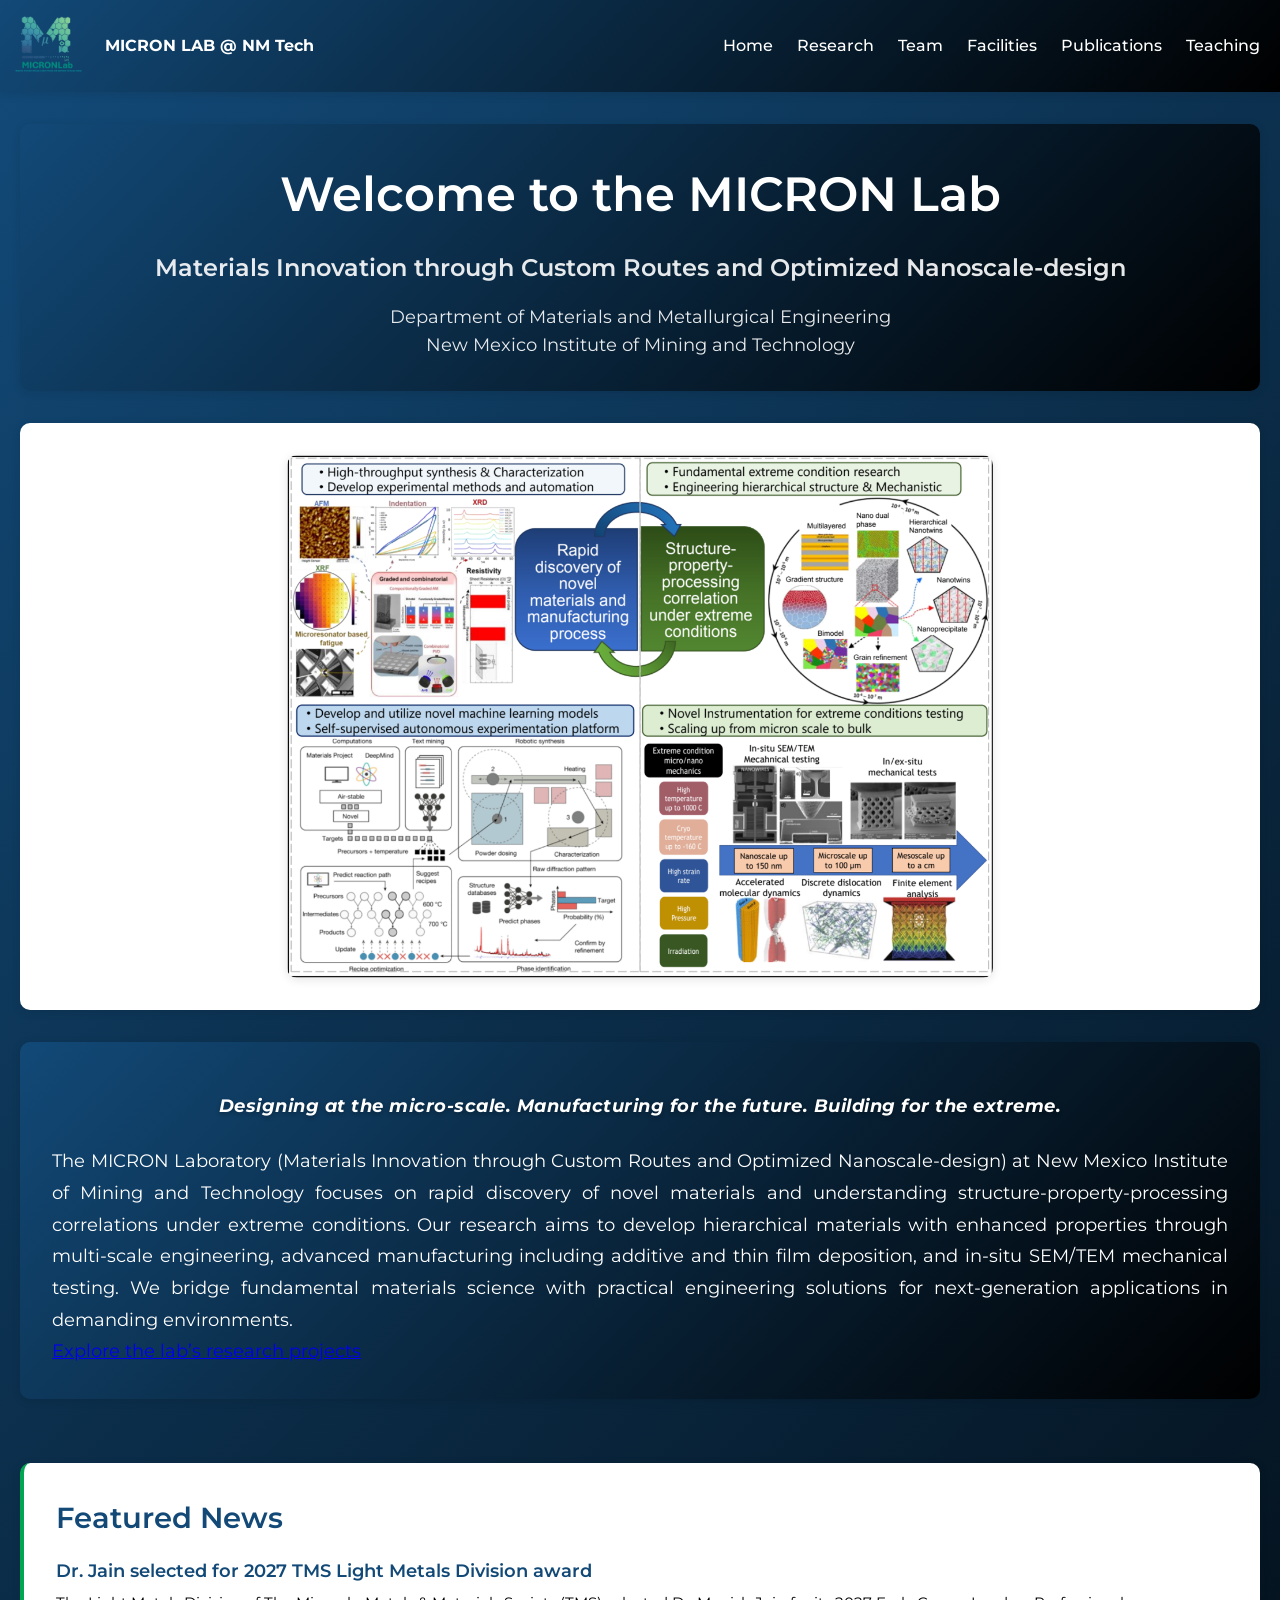
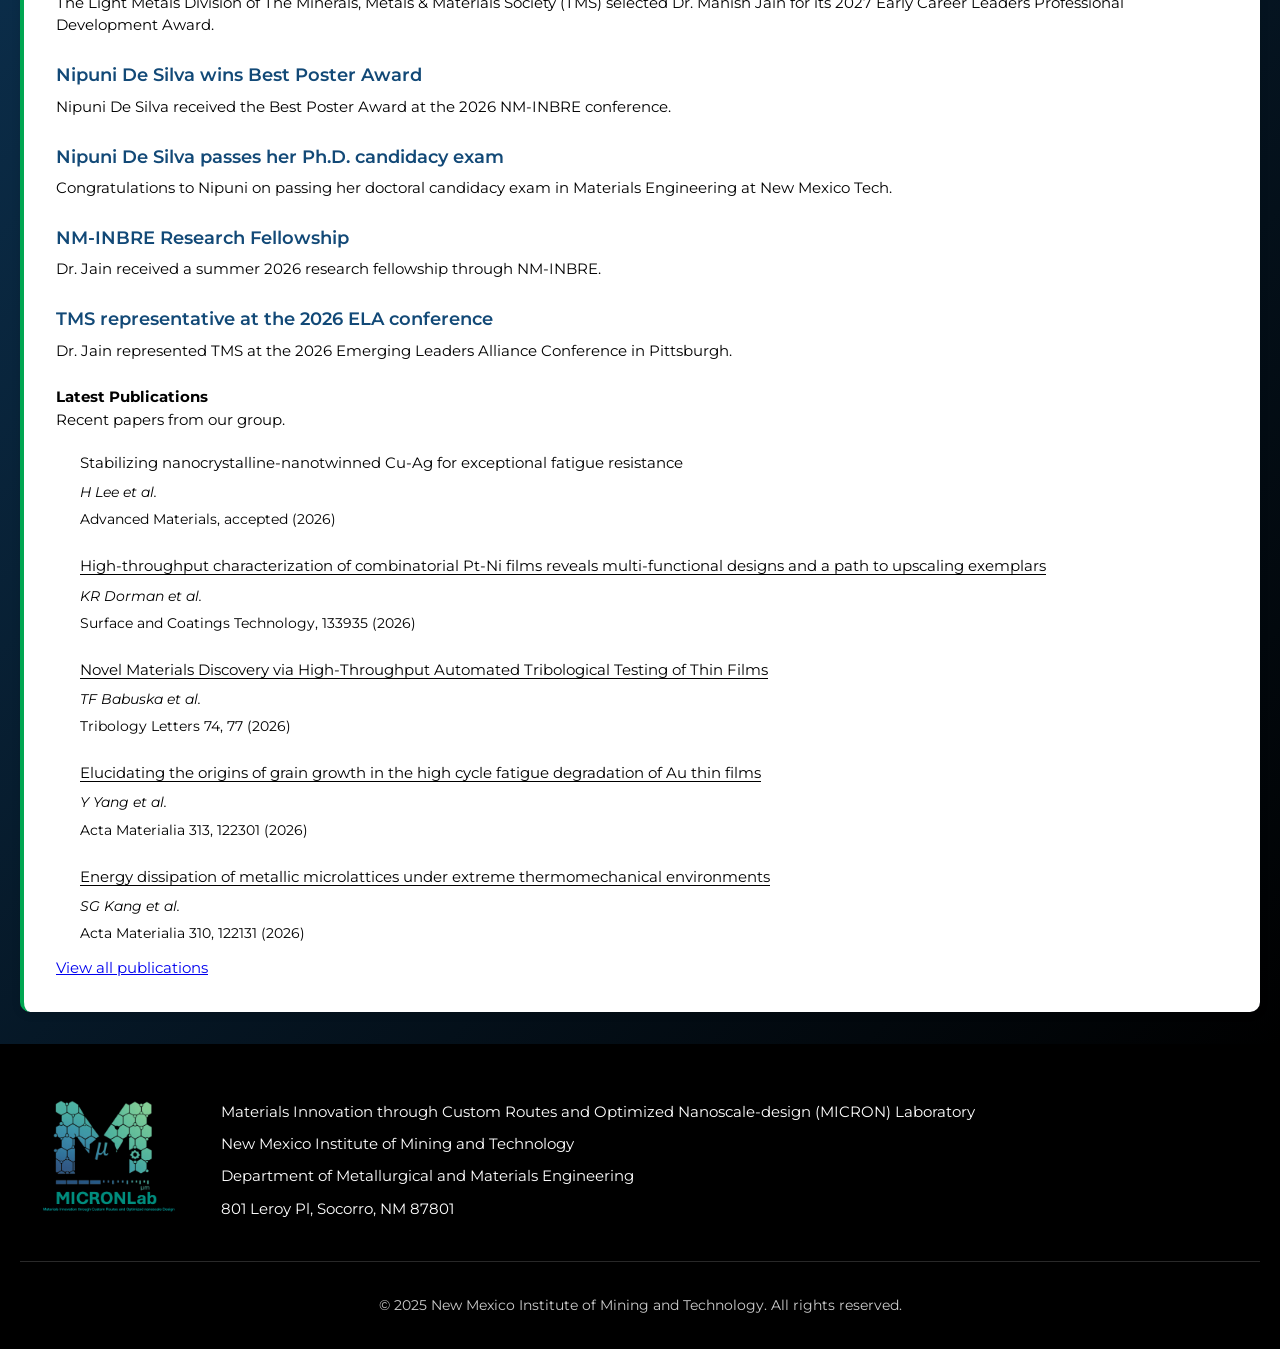
<file: index.html>
<!DOCTYPE html>
<html lang="en">
<head>
    <meta charset="UTF-8">
    <meta name="viewport" content="width=device-width, initial-scale=1.0">
    <title>Dr. Jain's Laboratory - Home - New Mexico Tech</title>
    <link rel="preconnect" href="https://fonts.googleapis.com">
    <link rel="preconnect" href="https://fonts.gstatic.com" crossorigin>
    <link href="https://fonts.googleapis.com/css2?family=Montserrat:wght@400;500;600;700&family=Roboto:wght@400;500;700&display=swap" rel="stylesheet">
    <link rel="stylesheet" href="styles.css">
</head>
<body>
    <header>
        <nav class="navbar">
            <div class="container">
                <div class="nav-brand">
                    <img src="lab logo 14.png" alt="MICRON Lab" class="nav-logo">
                    <h1>MICRON LAB @ NM Tech</h1>
                </div>
                <ul class="nav-menu">
                    <li><a href="index.html">Home</a></li>
                    <li><a href="research.html">Research</a></li>
                    <li><a href="team.html">Team</a></li>
                    <li><a href="facilities.html">Facilities</a></li>
                    <li><a href="publications.html">Publications</a></li>
                    <li><a href="teaching.html">Teaching</a></li>
                </ul>
            </div>
        </nav>
    </header>

    <main>
        <section id="home" class="hero">
            <div class="container">
                <div class="hero-content">
                    <div class="lab-intro">
                        <div class="logo-title-container">
                            <h2>Welcome to the MICRON Lab</h2>
                        </div>
                        <p class="lab-subtitle">Materials Innovation through Custom Routes and Optimized Nanoscale-design</p>
                        <p class="lab-location">Department of Materials and Metallurgical Engineering<br>New Mexico Institute of Mining and Technology</p>
                    </div>
                    <div class="homepage-image">
                        <img src="research.png" alt="Research Framework: Rapid discovery of novel materials and structure-property-processing correlation under extreme conditions" class="homepage-img">
                    </div>
                    <div class="bio-section">
                        <p class="lab-tagline">Designing at the micro-scale. Manufacturing for the future. Building for the extreme.</p>
                        <p id="bio-text">The MICRON Laboratory (Materials Innovation through Custom Routes and Optimized Nanoscale-design) at New Mexico Institute of Mining and Technology focuses on rapid discovery of novel materials and understanding structure-property-processing correlations under extreme conditions. Our research aims to develop hierarchical materials with enhanced properties through multi-scale engineering, advanced manufacturing including additive and thin film deposition, and in-situ SEM/TEM mechanical testing. We bridge fundamental materials science with practical engineering solutions for next-generation applications in demanding environments.</p>
                        <p><a href="research.html#projects">Explore the lab’s research projects</a></p>
                    </div>
                    <div class="featured-news-section">
                        <h3>Featured News</h3>
                        <div class="news-item">
                            <h3>Dr. Jain selected for 2027 TMS Light Metals Division award</h3>
                            <p>The Light Metals Division of The Minerals, Metals &amp; Materials Society (TMS) selected Dr. Manish Jain for its 2027 Early Career Leaders Professional Development Award.</p>
                        </div>
                        <div class="news-item">
                            <h3>Nipuni De Silva wins Best Poster Award</h3>
                            <p>Nipuni De Silva received the Best Poster Award at the 2026 NM-INBRE conference.</p>
                        </div>
                        <div class="news-item">
                            <h3>Nipuni De Silva passes her Ph.D. candidacy exam</h3>
                            <p>Congratulations to Nipuni on passing her doctoral candidacy exam in Materials Engineering at New Mexico Tech.</p>
                        </div>
                        <div class="news-item">
                            <h3>NM-INBRE Research Fellowship</h3>
                            <p>Dr. Jain received a summer 2026 research fellowship through NM-INBRE.</p>
                        </div>
                        <div class="news-item">
                            <h3>TMS representative at the 2026 ELA conference</h3>
                            <p>Dr. Jain represented TMS at the 2026 Emerging Leaders Alliance Conference in Pittsburgh.</p>
                        </div>
                        <div class="news-item">
                            <p class="news-text"><strong>Latest Publications</strong></p>
                            <p class="news-intro">Recent papers from our group.</p>
                            <ul class="news-list">
                                <li class="news-item">
                                    <strong>Stabilizing nanocrystalline-nanotwinned Cu-Ag for exceptional fatigue resistance</strong>
                                    <span class="news-authors">H Lee et al.</span>
                                    <span class="news-journal">Advanced Materials, accepted (2026)</span>
                                </li>
                                <li class="news-item">
                                    <strong><a href="https://doi.org/10.1016/j.surfcoat.2026.133935">High-throughput characterization of combinatorial Pt-Ni films reveals multi-functional designs and a path to upscaling exemplars</a></strong>
                                    <span class="news-authors">KR Dorman et al.</span>
                                    <span class="news-journal">Surface and Coatings Technology, 133935 (2026)</span>
                                </li>
                                <li class="news-item">
                                    <strong><a href="https://doi.org/10.1007/s11249-026-02171-8">Novel Materials Discovery via High-Throughput Automated Tribological Testing of Thin Films</a></strong>
                                    <span class="news-authors">TF Babuska et al.</span>
                                    <span class="news-journal">Tribology Letters 74, 77 (2026)</span>
                                </li>
                                <li class="news-item">
                                    <strong><a href="https://doi.org/10.1016/j.actamat.2026.122301">Elucidating the origins of grain growth in the high cycle fatigue degradation of Au thin films</a></strong>
                                    <span class="news-authors">Y Yang et al.</span>
                                    <span class="news-journal">Acta Materialia 313, 122301 (2026)</span>
                                </li>
                                <li class="news-item">
                                    <strong><a href="https://doi.org/10.1016/j.actamat.2026.122131">Energy dissipation of metallic microlattices under extreme thermomechanical environments</a></strong>
                                    <span class="news-authors">SG Kang et al.</span>
                                    <span class="news-journal">Acta Materialia 310, 122131 (2026)</span>
                                </li>
                            </ul>
                            <p><a href="publications.html">View all publications</a></p>
                        </div>
                    </div>
                </div>
            </div>
        </section>
    </main>

    <footer>
        <div class="container">
            <div class="footer-content">
                <img src="lab logo 14.png" alt="MICRON Lab" class="footer-logo">
                <div class="footer-address">
                    <p>Materials Innovation through Custom Routes and Optimized Nanoscale-design (MICRON) Laboratory</p>
                    <p>New Mexico Institute of Mining and Technology</p>
                    <p>Department of Metallurgical and Materials Engineering</p>
                    <p>801 Leroy Pl, Socorro, NM 87801</p>
                </div>
            </div>
            <p class="footer-copyright">&copy; 2025 New Mexico Institute of Mining and Technology. All rights reserved.</p>
        </div>
    </footer>

    <script src="script.js"></script>
</body>
</html>
</file>
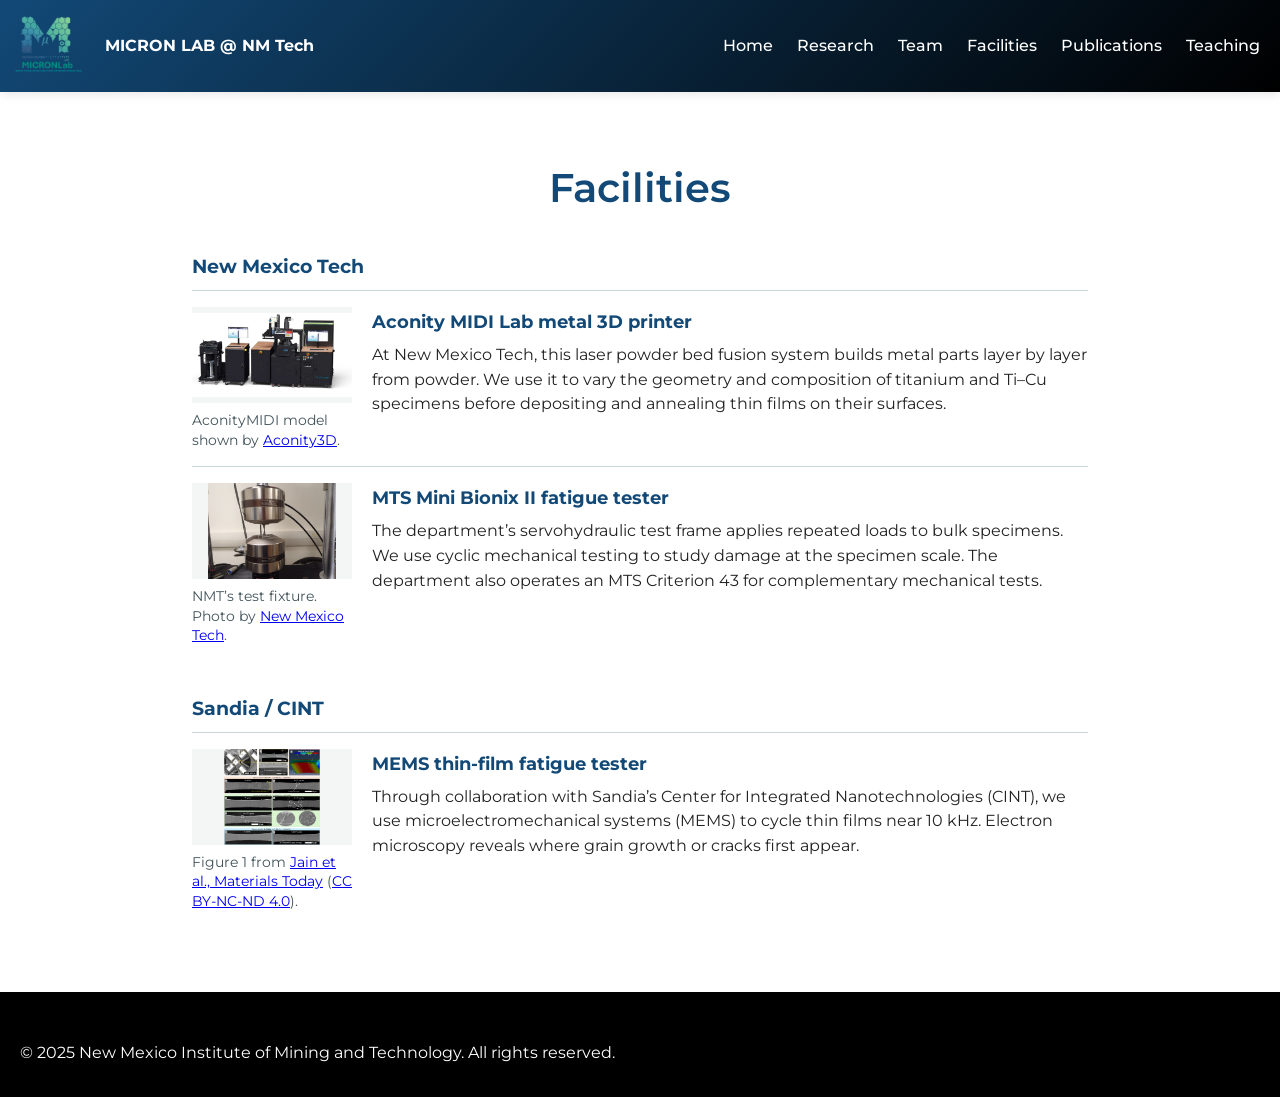
<file: facilities.html>
<!DOCTYPE html>
<html lang="en">
<head>
    <meta charset="UTF-8">
    <meta name="viewport" content="width=device-width, initial-scale=1.0">
    <title>Facilities - Dr. Jain's Laboratory - New Mexico Tech</title>
    <link rel="preconnect" href="https://fonts.googleapis.com">
    <link rel="preconnect" href="https://fonts.gstatic.com" crossorigin>
    <link href="https://fonts.googleapis.com/css2?family=Montserrat:wght@400;500;600;700&family=Roboto:wght@400;500;700&display=swap" rel="stylesheet">
    <link rel="stylesheet" href="styles.css">
</head>
<body>
    <header>
        <nav class="navbar">
            <div class="container">
                <div class="nav-brand">
                    <img src="lab logo 14.png" alt="MICRON Lab" class="nav-logo">
                    <h1>MICRON LAB @ NM Tech</h1>
                </div>
                <ul class="nav-menu">
                    <li><a href="index.html">Home</a></li>
                    <li><a href="research.html">Research</a></li>
                    <li><a href="team.html">Team</a></li>
                    <li><a href="facilities.html">Facilities</a></li>
                    <li><a href="publications.html">Publications</a></li>
                    <li><a href="teaching.html">Teaching</a></li>
                </ul>
            </div>
        </nav>
    </header>

    <main>
        <section id="facilities" class="facilities-section">
            <div class="container">
                <h2>Facilities</h2>
                <section class="equipment-group">
                    <h3>New Mexico Tech</h3>
                    <article class="facility-card">
                        <figure class="equipment-image">
                            <a href="images/facilities/aconity-midi.webp" aria-label="View larger image of Aconity MIDI Lab metal 3D printer"><img src="images/facilities/aconity-midi.webp" alt="AconityMIDI printer, powder handling equipment, and control station." loading="lazy"></a>
                            <figcaption>AconityMIDI model shown by <a href="https://configurator-api.aconity3d.com/storage/documents/configurator-machines/mtF27r1d8c7EruKa/AconityMIDI_2022.pdf">Aconity3D</a>.</figcaption>
                        </figure>
                        <div><h4>Aconity MIDI Lab metal 3D printer</h4>
                            <p>At New Mexico Tech, this laser powder bed fusion system builds metal parts layer by layer from powder. We use it to vary the geometry and composition of titanium and Ti–Cu specimens before depositing and annealing thin films on their surfaces.</p>
                        </div>
                    </article>
                    <article class="facility-card">
                        <figure class="equipment-image">
                            <a href="images/facilities/mts-mini-bionix.webp" aria-label="View larger image of MTS Mini Bionix II fatigue tester"><img src="images/facilities/mts-mini-bionix.webp" alt="Upper and lower fixtures of New Mexico Tech’s MTS Mini Bionix II test frame." loading="lazy"></a>
                            <figcaption>NMT’s test fixture. Photo by <a href="https://www.nmt.edu/academics/mtls/research/faclities.php">New Mexico Tech</a>.</figcaption>
                        </figure>
                        <div><h4>MTS Mini Bionix II fatigue tester</h4>
                            <p>The department’s servohydraulic test frame applies repeated loads to bulk specimens. We use cyclic mechanical testing to study damage at the specimen scale. The department also operates an MTS Criterion 43 for complementary mechanical tests.</p>
                        </div>
                    </article>
                </section>
                <section class="equipment-group">
                    <h3>Sandia / CINT</h3>
                    <article class="facility-card">
                        <figure class="equipment-image">
                            <a href="images/facilities/mems-fatigue.webp" aria-label="View larger image of MEMS thin-film fatigue tester"><img src="images/facilities/mems-fatigue.webp" alt="Figure 1 shows the MEMS chip, microbeam, and thin-film damage during cycling." loading="lazy"></a>
                            <figcaption>Figure 1 from <a href="https://doi.org/10.1016/j.mattod.2026.103187">Jain et al., Materials Today</a> (<a href="https://creativecommons.org/licenses/by-nc-nd/4.0/">CC BY-NC-ND 4.0</a>).</figcaption>
                        </figure>
                        <div><h4>MEMS thin-film fatigue tester</h4>
                            <p>Through collaboration with Sandia’s Center for Integrated Nanotechnologies (CINT), we use microelectromechanical systems (MEMS) to cycle thin films near 10 kHz. Electron microscopy reveals where grain growth or cracks first appear.</p>
                        </div>
                    </article>
                </section>
            </div>
        </section>
    </main>

    <footer>
        <div class="container">
            <p>&copy; 2025 New Mexico Institute of Mining and Technology. All rights reserved.</p>
        </div>
    </footer>

    <script src="script.js"></script>
</body>
</html>
</file>
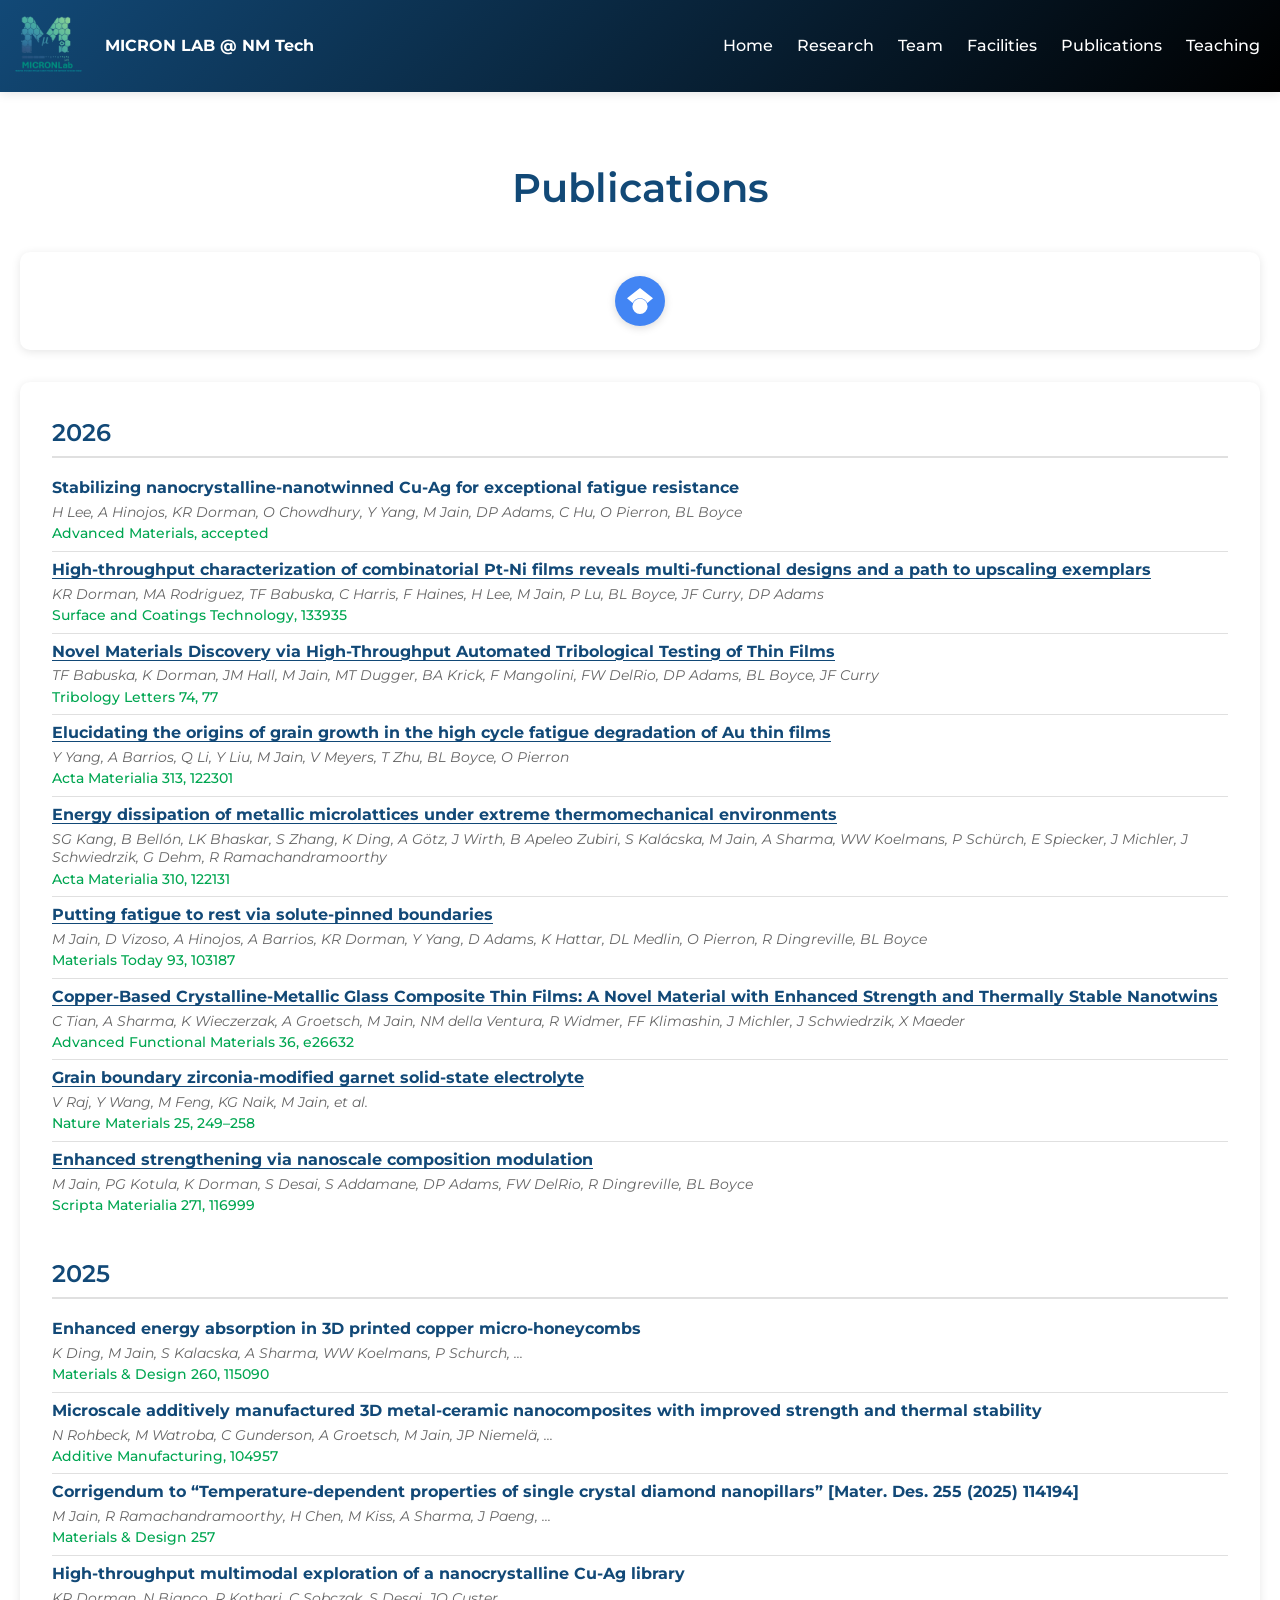
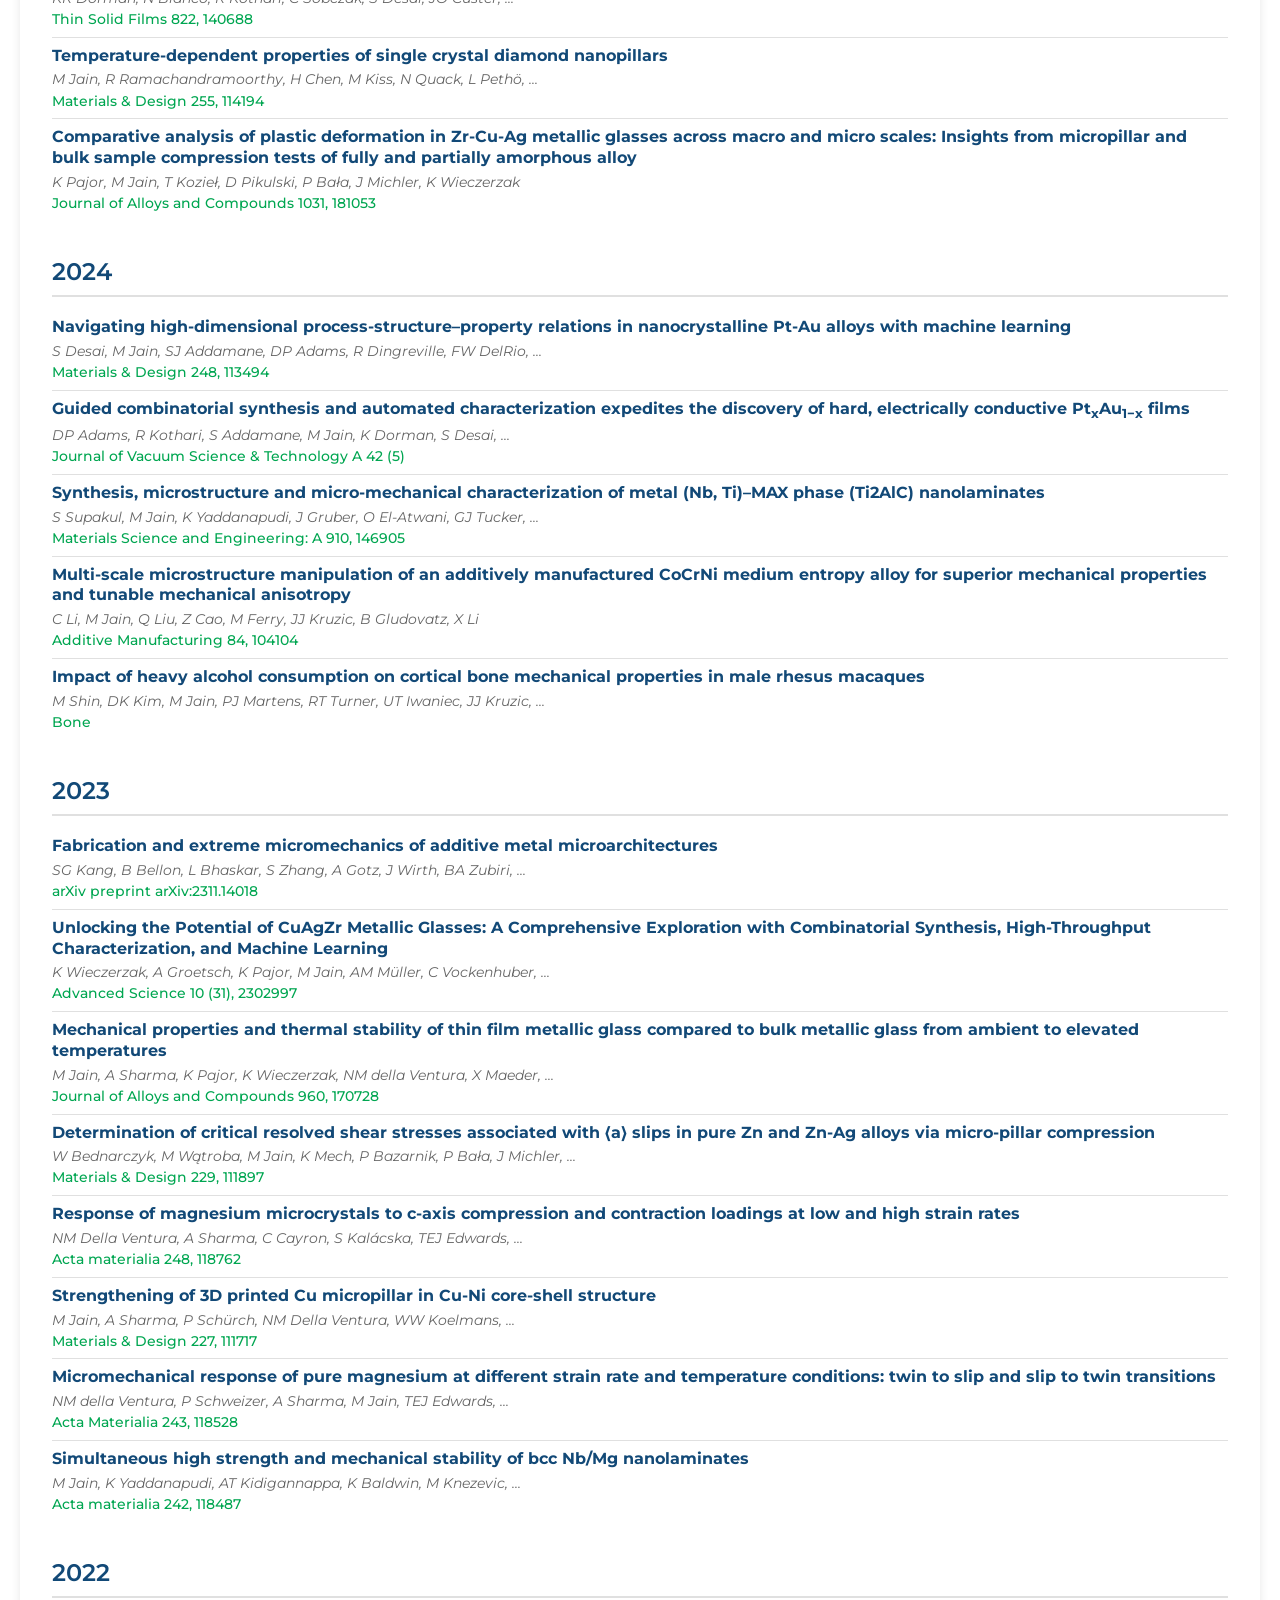
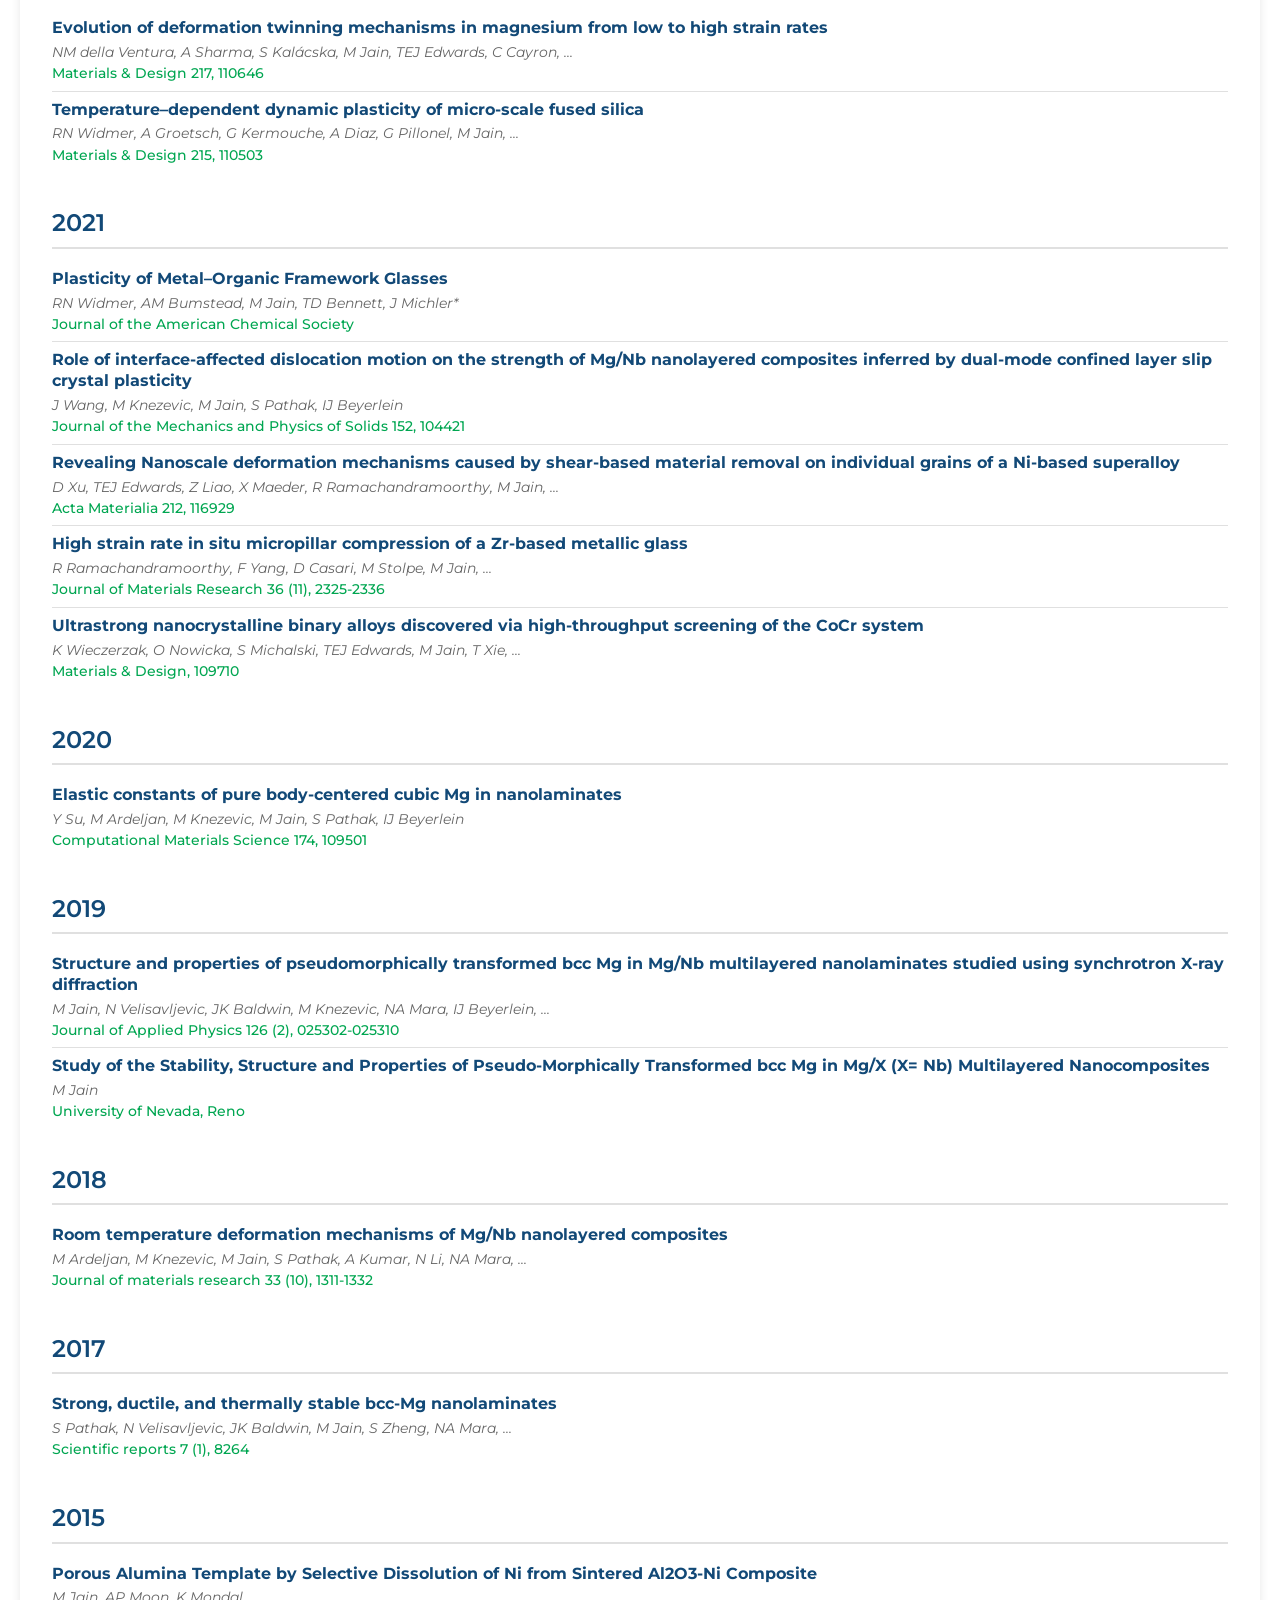
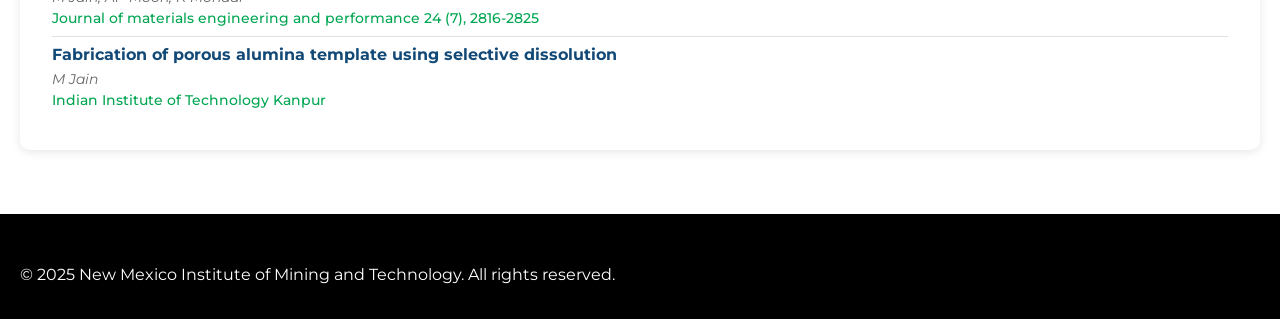
<file: publications.html>
<!DOCTYPE html>
<html lang="en">
<head>
    <meta charset="UTF-8">
    <meta name="viewport" content="width=device-width, initial-scale=1.0">
    <title>Publications - Dr. Jain's Laboratory - New Mexico Tech</title>
    <link rel="preconnect" href="https://fonts.googleapis.com">
    <link rel="preconnect" href="https://fonts.gstatic.com" crossorigin>
    <link href="https://fonts.googleapis.com/css2?family=Montserrat:wght@400;500;600;700&family=Roboto:wght@400;500;700&display=swap" rel="stylesheet">
    <link rel="stylesheet" href="styles.css">
</head>
<body>
    <header>
        <nav class="navbar">
            <div class="container">
                <div class="nav-brand">
                    <img src="lab logo 14.png" alt="MICRON Lab" class="nav-logo">
                    <h1>MICRON LAB @ NM Tech</h1>
                </div>
                <ul class="nav-menu">
                    <li><a href="index.html">Home</a></li>
                    <li><a href="research.html">Research</a></li>
                    <li><a href="team.html">Team</a></li>
                    <li><a href="facilities.html">Facilities</a></li>
                    <li><a href="publications.html">Publications</a></li>
                    <li><a href="teaching.html">Teaching</a></li>
                </ul>
            </div>
        </nav>
    </header>

    <main>
        <section id="publications" class="publications-section">
            <div class="container">
                <h2>Publications</h2>
                <div class="publications-header">
                    <div class="profile-links">
                        <a href="https://scholar.google.com/citations?user=yIcd_5oAAAAJ&amp;hl=en" target="_blank" rel="noopener noreferrer" class="scholar-link" aria-label="Manish Jain on Google Scholar" title="Google Scholar">
                            <svg xmlns="http://www.w3.org/2000/svg" viewBox="0 0 24 24" class="logo-icon" fill="white">
                                <path d="M5.242 13.769L0 9.5 12 0l12 9.5-5.242 4.269C17.548 11.249 14.978 9.5 12 9.5c-2.977 0-5.548 1.748-6.758 4.269zM12 10a7 7 0 1 0 0 14 7 7 0 0 0 0-14z"/>
                            </svg>
                        </a>
                    </div>
                </div>
                <div class="publications-list" id="publications-list">
                    <div class="publication-year-section">
                        <h3 class="year-header">2026</h3>
                        <div class="publication-item">
                            <h4>Stabilizing nanocrystalline-nanotwinned Cu-Ag for exceptional fatigue resistance</h4>
                            <p class="authors">H Lee, A Hinojos, KR Dorman, O Chowdhury, Y Yang, M Jain, DP Adams, C Hu, O Pierron, BL Boyce</p>
                            <p class="journal">Advanced Materials, accepted</p>
                        </div>
                        <div class="publication-item">
                            <h4><a href="https://doi.org/10.1016/j.surfcoat.2026.133935">High-throughput characterization of combinatorial Pt-Ni films reveals multi-functional designs and a path to upscaling exemplars</a></h4>
                            <p class="authors">KR Dorman, MA Rodriguez, TF Babuska, C Harris, F Haines, H Lee, M Jain, P Lu, BL Boyce, JF Curry, DP Adams</p>
                            <p class="journal">Surface and Coatings Technology, 133935</p>
                        </div>
                        <div class="publication-item">
                            <h4><a href="https://doi.org/10.1007/s11249-026-02171-8">Novel Materials Discovery via High-Throughput Automated Tribological Testing of Thin Films</a></h4>
                            <p class="authors">TF Babuska, K Dorman, JM Hall, M Jain, MT Dugger, BA Krick, F Mangolini, FW DelRio, DP Adams, BL Boyce, JF Curry</p>
                            <p class="journal">Tribology Letters 74, 77</p>
                        </div>
                        <div class="publication-item">
                            <h4><a href="https://doi.org/10.1016/j.actamat.2026.122301">Elucidating the origins of grain growth in the high cycle fatigue degradation of Au thin films</a></h4>
                            <p class="authors">Y Yang, A Barrios, Q Li, Y Liu, M Jain, V Meyers, T Zhu, BL Boyce, O Pierron</p>
                            <p class="journal">Acta Materialia 313, 122301</p>
                        </div>
                        <div class="publication-item">
                            <h4><a href="https://doi.org/10.1016/j.actamat.2026.122131">Energy dissipation of metallic microlattices under extreme thermomechanical environments</a></h4>
                            <p class="authors">SG Kang, B Bellón, LK Bhaskar, S Zhang, K Ding, A Götz, J Wirth, B Apeleo Zubiri, S Kalácska, M Jain, A Sharma, WW Koelmans, P Schürch, E Spiecker, J Michler, J Schwiedrzik, G Dehm, R Ramachandramoorthy</p>
                            <p class="journal">Acta Materialia 310, 122131</p>
                        </div>
                        <div class="publication-item">
                            <h4><a href="https://doi.org/10.1016/j.mattod.2026.103187">Putting fatigue to rest via solute-pinned boundaries</a></h4>
                            <p class="authors">M Jain, D Vizoso, A Hinojos, A Barrios, KR Dorman, Y Yang, D Adams, K Hattar, DL Medlin, O Pierron, R Dingreville, BL Boyce</p>
                            <p class="journal">Materials Today 93, 103187</p>
                        </div>
                        <div class="publication-item">
                            <h4><a href="https://doi.org/10.1002/adfm.202526632">Copper-Based Crystalline-Metallic Glass Composite Thin Films: A Novel Material with Enhanced Strength and Thermally Stable Nanotwins</a></h4>
                            <p class="authors">C Tian, A Sharma, K Wieczerzak, A Groetsch, M Jain, NM della Ventura, R Widmer, FF Klimashin, J Michler, J Schwiedrzik, X Maeder</p>
                            <p class="journal">Advanced Functional Materials 36, e26632</p>
                        </div>
                        <div class="publication-item">
                            <h4><a href="https://doi.org/10.1038/s41563-025-02374-9">Grain boundary zirconia-modified garnet solid-state electrolyte</a></h4>
                            <p class="authors">V Raj, Y Wang, M Feng, KG Naik, M Jain, et al.</p>
                            <p class="journal">Nature Materials 25, 249–258</p>
                        </div>
                        <div class="publication-item">
                            <h4><a href="https://doi.org/10.1016/j.scriptamat.2025.116999">Enhanced strengthening via nanoscale composition modulation</a></h4>
                            <p class="authors">M Jain, PG Kotula, K Dorman, S Desai, S Addamane, DP Adams, FW DelRio, R Dingreville, BL Boyce</p>
                            <p class="journal">Scripta Materialia 271, 116999</p>
                        </div>
                    </div>
                    
                    <div class="publication-year-section">
                        <h3 class="year-header">2025</h3>
                        <div class="publication-item">
                            <h4>Enhanced energy absorption in 3D printed copper micro-honeycombs</h4>
                            <p class="authors">K Ding, M Jain, S Kalacska, A Sharma, WW Koelmans, P Schurch, ...</p>
                            <p class="journal">Materials &amp; Design 260, 115090</p>
                        </div>
                        <div class="publication-item">
                            <h4>Microscale additively manufactured 3D metal-ceramic nanocomposites with improved strength and thermal stability</h4>
                            <p class="authors">N Rohbeck, M Watroba, C Gunderson, A Groetsch, M Jain, JP Niemelä, ...</p>
                            <p class="journal">Additive Manufacturing, 104957</p>
                        </div>
                        <div class="publication-item">
                            <h4>Corrigendum to “Temperature-dependent properties of single crystal diamond nanopillars” [Mater. Des. 255 (2025) 114194]</h4>
                            <p class="authors">M Jain, R Ramachandramoorthy, H Chen, M Kiss, A Sharma, J Paeng, ...</p>
                            <p class="journal">Materials &amp; Design 257</p>
                        </div>
                        <div class="publication-item">
                            <h4>High-throughput multimodal exploration of a nanocrystalline Cu-Ag library</h4>
                            <p class="authors">KR Dorman, N Bianco, R Kothari, C Sobczak, S Desai, JO Custer, ...</p>
                            <p class="journal">Thin Solid Films 822, 140688</p>
                        </div>
                        <div class="publication-item">
                            <h4>Temperature-dependent properties of single crystal diamond nanopillars</h4>
                            <p class="authors">M Jain, R Ramachandramoorthy, H Chen, M Kiss, N Quack, L Pethö, ...</p>
                            <p class="journal">Materials &amp; Design 255, 114194</p>
                        </div>
                        <div class="publication-item">
                            <h4>Comparative analysis of plastic deformation in Zr-Cu-Ag metallic glasses across macro and micro scales: Insights from micropillar and bulk sample compression tests of fully and partially amorphous alloy</h4>
                            <p class="authors">K Pajor, M Jain, T Kozieł, D Pikulski, P Bała, J Michler, K Wieczerzak</p>
                            <p class="journal">Journal of Alloys and Compounds 1031, 181053</p>
                        </div>
                    </div>
                    
                    <div class="publication-year-section">
                        <h3 class="year-header">2024</h3>
                        <div class="publication-item">
                            <h4>Navigating high-dimensional process-structure–property relations in nanocrystalline Pt-Au alloys with machine learning</h4>
                            <p class="authors">S Desai, M Jain, SJ Addamane, DP Adams, R Dingreville, FW DelRio, ...</p>
                            <p class="journal">Materials &amp; Design 248, 113494</p>
                        </div>
                        <div class="publication-item">
                            <h4>Guided combinatorial synthesis and automated characterization expedites the discovery of hard, electrically conductive Pt<sub>x</sub>Au<sub>1−x</sub> films</h4>
                            <p class="authors">DP Adams, R Kothari, S Addamane, M Jain, K Dorman, S Desai, ...</p>
                            <p class="journal">Journal of Vacuum Science &amp; Technology A 42 (5)</p>
                        </div>
                        <div class="publication-item">
                            <h4>Synthesis, microstructure and micro-mechanical characterization of metal (Nb, Ti)–MAX phase (Ti2AlC) nanolaminates</h4>
                            <p class="authors">S Supakul, M Jain, K Yaddanapudi, J Gruber, O El-Atwani, GJ Tucker, ...</p>
                            <p class="journal">Materials Science and Engineering: A 910, 146905</p>
                        </div>
                        <div class="publication-item">
                            <h4>Multi-scale microstructure manipulation of an additively manufactured CoCrNi medium entropy alloy for superior mechanical properties and tunable mechanical anisotropy</h4>
                            <p class="authors">C Li, M Jain, Q Liu, Z Cao, M Ferry, JJ Kruzic, B Gludovatz, X Li</p>
                            <p class="journal">Additive Manufacturing 84, 104104</p>
                        </div>
                        <div class="publication-item">
                            <h4>Impact of heavy alcohol consumption on cortical bone mechanical properties in male rhesus macaques</h4>
                            <p class="authors">M Shin, DK Kim, M Jain, PJ Martens, RT Turner, UT Iwaniec, JJ Kruzic, ...</p>
                            <p class="journal">Bone</p>
                        </div>
                    </div>
                    
                    <div class="publication-year-section">
                        <h3 class="year-header">2023</h3>
                        <div class="publication-item">
                            <h4>Fabrication and extreme micromechanics of additive metal microarchitectures</h4>
                            <p class="authors">SG Kang, B Bellon, L Bhaskar, S Zhang, A Gotz, J Wirth, BA Zubiri, ...</p>
                            <p class="journal">arXiv preprint arXiv:2311.14018</p>
                        </div>
                        <div class="publication-item">
                            <h4>Unlocking the Potential of CuAgZr Metallic Glasses: A Comprehensive Exploration with Combinatorial Synthesis, High‐Throughput Characterization, and Machine Learning</h4>
                            <p class="authors">K Wieczerzak, A Groetsch, K Pajor, M Jain, AM Müller, C Vockenhuber, ...</p>
                            <p class="journal">Advanced Science 10 (31), 2302997</p>
                        </div>
                        <div class="publication-item">
                            <h4>Mechanical properties and thermal stability of thin film metallic glass compared to bulk metallic glass from ambient to elevated temperatures</h4>
                            <p class="authors">M Jain, A Sharma, K Pajor, K Wieczerzak, NM della Ventura, X Maeder, ...</p>
                            <p class="journal">Journal of Alloys and Compounds 960, 170728</p>
                        </div>
                        <div class="publication-item">
                            <h4>Determination of critical resolved shear stresses associated with ⟨a⟩ slips in pure Zn and Zn-Ag alloys via micro-pillar compression</h4>
                            <p class="authors">W Bednarczyk, M Wątroba, M Jain, K Mech, P Bazarnik, P Bała, J Michler, ...</p>
                            <p class="journal">Materials &amp; Design 229, 111897</p>
                        </div>
                        <div class="publication-item">
                            <h4>Response of magnesium microcrystals to c-axis compression and contraction loadings at low and high strain rates</h4>
                            <p class="authors">NM Della Ventura, A Sharma, C Cayron, S Kalácska, TEJ Edwards, ...</p>
                            <p class="journal">Acta materialia 248, 118762</p>
                        </div>
                        <div class="publication-item">
                            <h4>Strengthening of 3D printed Cu micropillar in Cu-Ni core-shell structure</h4>
                            <p class="authors">M Jain, A Sharma, P Schürch, NM Della Ventura, WW Koelmans, ...</p>
                            <p class="journal">Materials &amp; Design 227, 111717</p>
                        </div>
                        <div class="publication-item">
                            <h4>Micromechanical response of pure magnesium at different strain rate and temperature conditions: twin to slip and slip to twin transitions</h4>
                            <p class="authors">NM della Ventura, P Schweizer, A Sharma, M Jain, TEJ Edwards, ...</p>
                            <p class="journal">Acta Materialia 243, 118528</p>
                        </div>
                        <div class="publication-item">
                            <h4>Simultaneous high strength and mechanical stability of bcc Nb/Mg nanolaminates</h4>
                            <p class="authors">M Jain, K Yaddanapudi, AT Kidigannappa, K Baldwin, M Knezevic, ...</p>
                            <p class="journal">Acta materialia 242, 118487</p>
                        </div>
                    </div>
                    
                    <div class="publication-year-section">
                        <h3 class="year-header">2022</h3>
                        <div class="publication-item">
                            <h4>Evolution of deformation twinning mechanisms in magnesium from low to high strain rates</h4>
                            <p class="authors">NM della Ventura, A Sharma, S Kalácska, M Jain, TEJ Edwards, C Cayron, ...</p>
                            <p class="journal">Materials &amp; Design 217, 110646</p>
                        </div>
                        <div class="publication-item">
                            <h4>Temperature–dependent dynamic plasticity of micro-scale fused silica</h4>
                            <p class="authors">RN Widmer, A Groetsch, G Kermouche, A Diaz, G Pillonel, M Jain, ...</p>
                            <p class="journal">Materials &amp; Design 215, 110503</p>
                        </div>
                    </div>
                    
                    <div class="publication-year-section">
                        <h3 class="year-header">2021</h3>
                        <div class="publication-item">
                            <h4>Plasticity of Metal–Organic Framework Glasses</h4>
                            <p class="authors">RN Widmer, AM Bumstead, M Jain, TD Bennett, J Michler*</p>
                            <p class="journal">Journal of the American Chemical Society</p>
                        </div>
                        <div class="publication-item">
                            <h4>Role of interface-affected dislocation motion on the strength of Mg/Nb nanolayered composites inferred by dual-mode confined layer slip crystal plasticity</h4>
                            <p class="authors">J Wang, M Knezevic, M Jain, S Pathak, IJ Beyerlein</p>
                            <p class="journal">Journal of the Mechanics and Physics of Solids 152, 104421</p>
                        </div>
                        <div class="publication-item">
                            <h4>Revealing Nanoscale deformation mechanisms caused by shear-based material removal on individual grains of a Ni-based superalloy</h4>
                            <p class="authors">D Xu, TEJ Edwards, Z Liao, X Maeder, R Ramachandramoorthy, M Jain, ...</p>
                            <p class="journal">Acta Materialia 212, 116929</p>
                        </div>
                        <div class="publication-item">
                            <h4>High strain rate in situ micropillar compression of a Zr-based metallic glass</h4>
                            <p class="authors">R Ramachandramoorthy, F Yang, D Casari, M Stolpe, M Jain, ...</p>
                            <p class="journal">Journal of Materials Research 36 (11), 2325-2336</p>
                        </div>
                        <div class="publication-item">
                            <h4>Ultrastrong nanocrystalline binary alloys discovered via high-throughput screening of the CoCr system</h4>
                            <p class="authors">K Wieczerzak, O Nowicka, S Michalski, TEJ Edwards, M Jain, T Xie, ...</p>
                            <p class="journal">Materials &amp; Design, 109710</p>
                        </div>
                    </div>
                    
                    <div class="publication-year-section">
                        <h3 class="year-header">2020</h3>
                        <div class="publication-item">
                            <h4>Elastic constants of pure body-centered cubic Mg in nanolaminates</h4>
                            <p class="authors">Y Su, M Ardeljan, M Knezevic, M Jain, S Pathak, IJ Beyerlein</p>
                            <p class="journal">Computational Materials Science 174, 109501</p>
                        </div>
                    </div>
                    
                    <div class="publication-year-section">
                        <h3 class="year-header">2019</h3>
                        <div class="publication-item">
                            <h4>Structure and properties of pseudomorphically transformed bcc Mg in Mg/Nb multilayered nanolaminates studied using synchrotron X-ray diffraction</h4>
                            <p class="authors">M Jain, N Velisavljevic, JK Baldwin, M Knezevic, NA Mara, IJ Beyerlein, ...</p>
                            <p class="journal">Journal of Applied Physics 126 (2), 025302-025310</p>
                        </div>
                        <div class="publication-item">
                            <h4>Study of the Stability, Structure and Properties of Pseudo-Morphically Transformed bcc Mg in Mg/X (X= Nb) Multilayered Nanocomposites</h4>
                            <p class="authors">M Jain</p>
                            <p class="journal">University of Nevada, Reno</p>
                        </div>
                    </div>
                    
                    <div class="publication-year-section">
                        <h3 class="year-header">2018</h3>
                        <div class="publication-item">
                            <h4>Room temperature deformation mechanisms of Mg/Nb nanolayered composites</h4>
                            <p class="authors">M Ardeljan, M Knezevic, M Jain, S Pathak, A Kumar, N Li, NA Mara, ...</p>
                            <p class="journal">Journal of materials research 33 (10), 1311-1332</p>
                        </div>
                    </div>
                    
                    <div class="publication-year-section">
                        <h3 class="year-header">2017</h3>
                        <div class="publication-item">
                            <h4>Strong, ductile, and thermally stable bcc-Mg nanolaminates</h4>
                            <p class="authors">S Pathak, N Velisavljevic, JK Baldwin, M Jain, S Zheng, NA Mara, ...</p>
                            <p class="journal">Scientific reports 7 (1), 8264</p>
                        </div>
                    </div>
                    
                    <div class="publication-year-section">
                        <h3 class="year-header">2015</h3>
                        <div class="publication-item">
                            <h4>Porous Alumina Template by Selective Dissolution of Ni from Sintered Al2O3-Ni Composite</h4>
                            <p class="authors">M Jain, AP Moon, K Mondal</p>
                            <p class="journal">Journal of materials engineering and performance 24 (7), 2816-2825</p>
                        </div>
                        <div class="publication-item">
                            <h4>Fabrication of porous alumina template using selective dissolution</h4>
                            <p class="authors">M Jain</p>
                            <p class="journal">Indian Institute of Technology Kanpur</p>
                        </div>
                    </div>
                </div>
            </div>
        </section>
    </main>

    <footer>
        <div class="container">
            <p>&copy; 2025 New Mexico Institute of Mining and Technology. All rights reserved.</p>
        </div>
    </footer>

    <script src="script.js"></script>
</body>
</html>
</file>
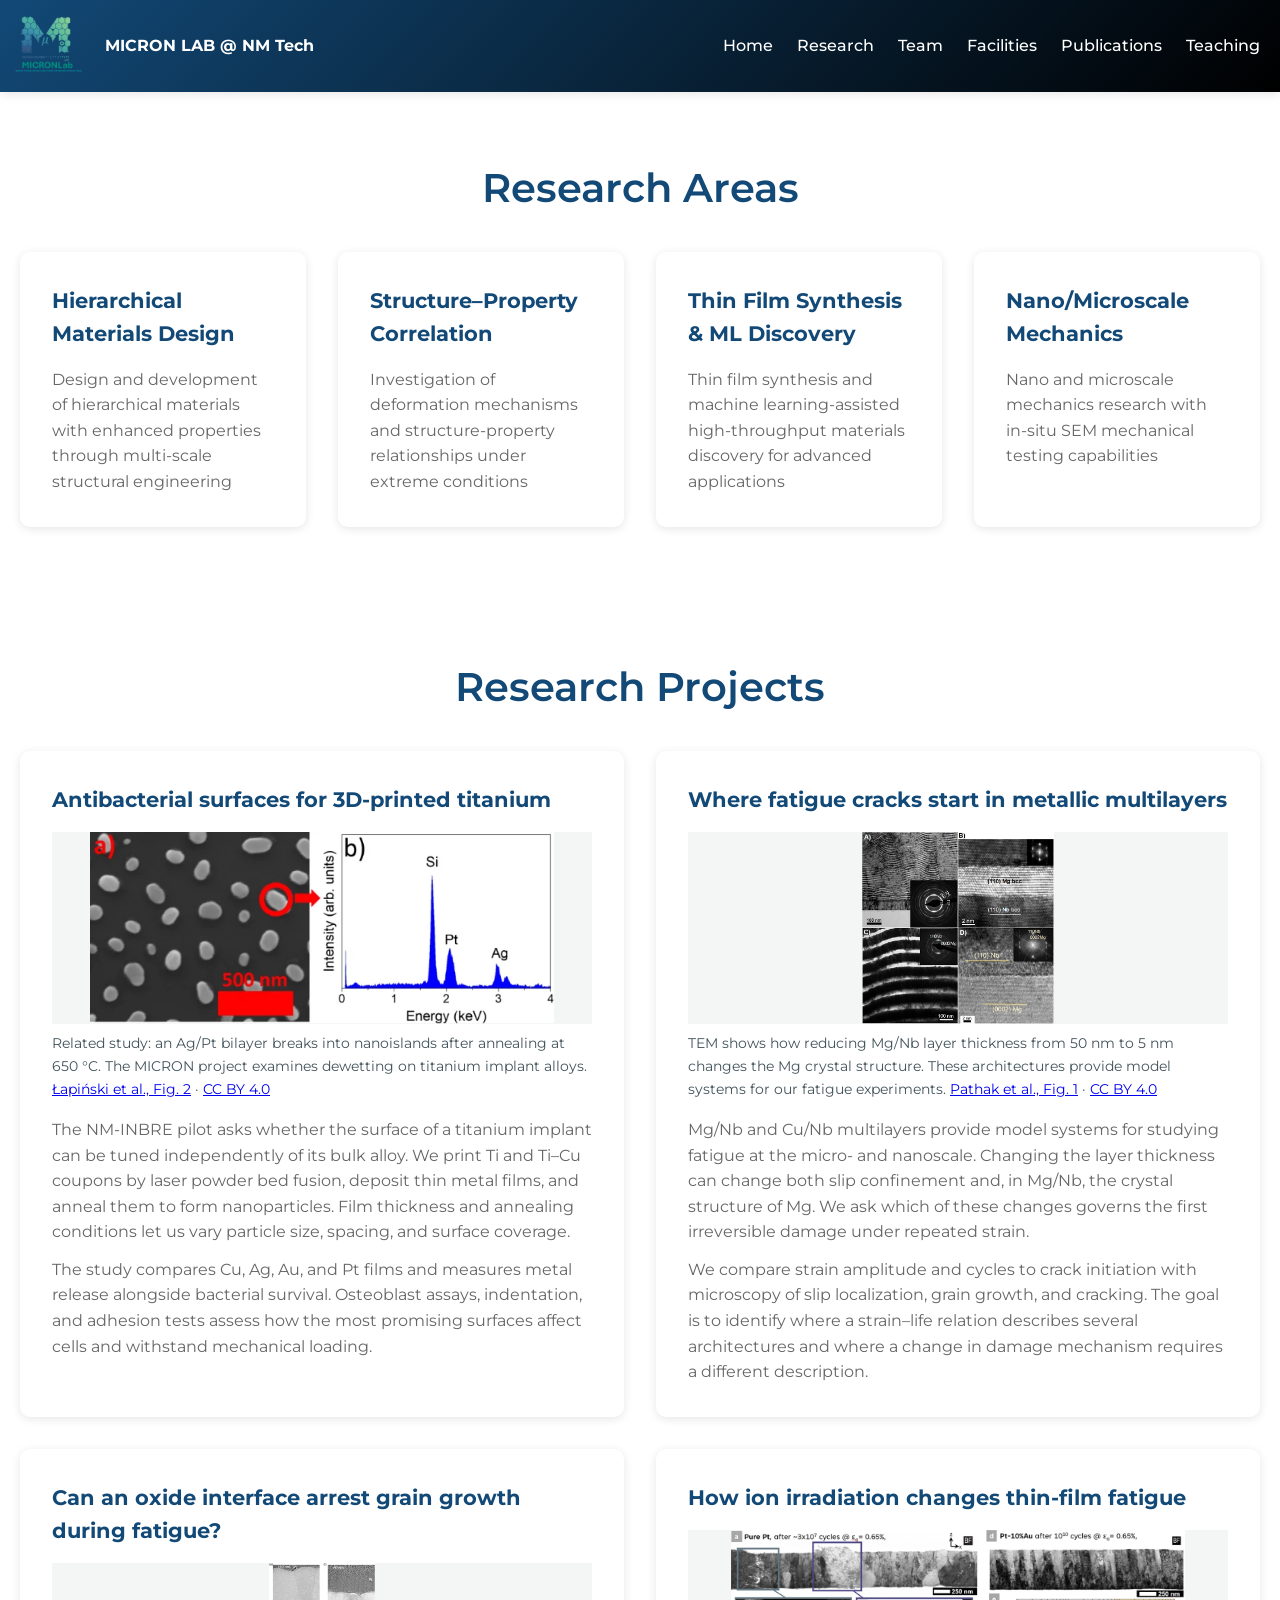
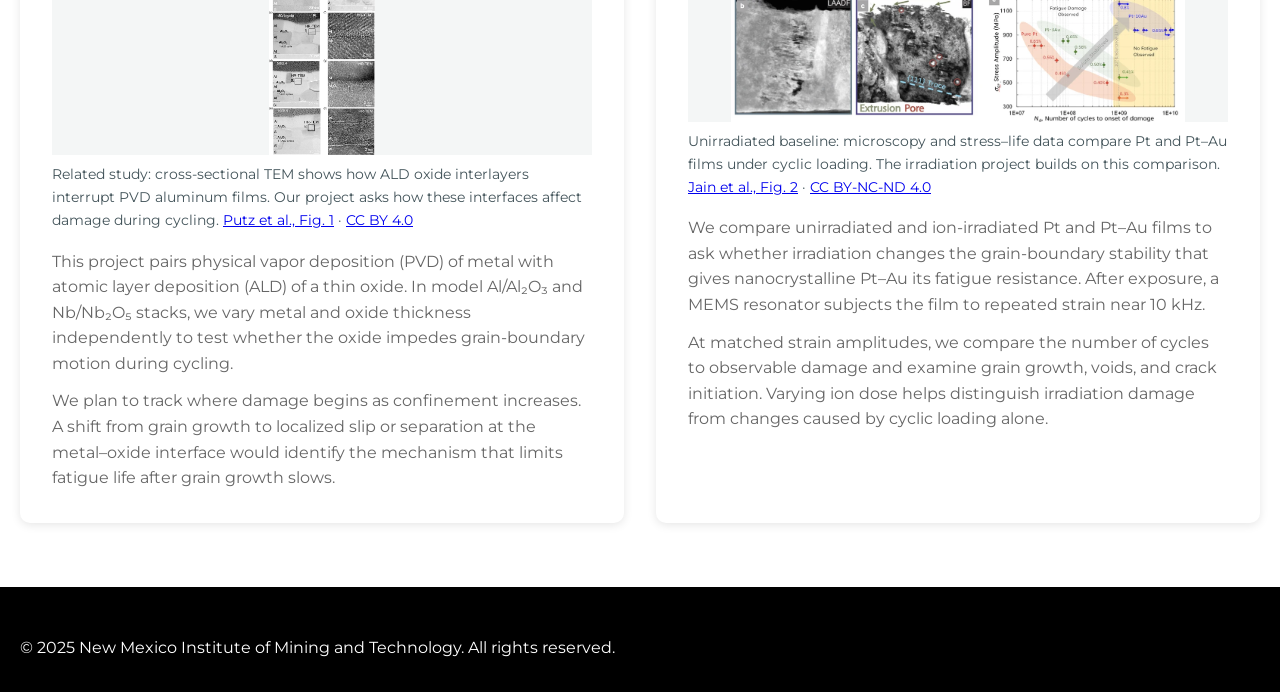
<file: research.html>
<!DOCTYPE html>
<html lang="en">
<head>
    <meta charset="UTF-8">
    <meta name="viewport" content="width=device-width, initial-scale=1.0">
    <title>Research - Dr. Jain's Laboratory - New Mexico Tech</title>
    <link rel="preconnect" href="https://fonts.googleapis.com">
    <link rel="preconnect" href="https://fonts.gstatic.com" crossorigin>
    <link href="https://fonts.googleapis.com/css2?family=Montserrat:wght@400;500;600;700&family=Roboto:wght@400;500;700&display=swap" rel="stylesheet">
    <link rel="stylesheet" href="styles.css">
</head>
<body>
    <header>
        <nav class="navbar">
            <div class="container">
                <div class="nav-brand">
                    <img src="lab logo 14.png" alt="MICRON Lab" class="nav-logo">
                    <h1>MICRON LAB @ NM Tech</h1>
                </div>
                <ul class="nav-menu">
                    <li><a href="index.html">Home</a></li>
                    <li><a href="research.html">Research</a></li>
                    <li><a href="team.html">Team</a></li>
                    <li><a href="facilities.html">Facilities</a></li>
                    <li><a href="publications.html">Publications</a></li>
                    <li><a href="teaching.html">Teaching</a></li>
                </ul>
            </div>
        </nav>
    </header>

    <main>
        <section id="research" class="research-section">
            <div class="container">
                <h2>Research Areas</h2>
                <div class="research-grid">
                    <div class="research-card">
                        <h3>Hierarchical Materials Design</h3>
                        <p>Design and development of hierarchical materials with enhanced properties through multi-scale structural engineering</p>
                    </div>
                    <div class="research-card">
                        <h3>Structure–Property Correlation</h3>
                        <p>Investigation of deformation mechanisms and structure-property relationships under extreme conditions</p>
                    </div>
                    <div class="research-card">
                        <h3>Thin Film Synthesis & ML Discovery</h3>
                        <p>Thin film synthesis and machine learning-assisted high-throughput materials discovery for advanced applications</p>
                    </div>
                    <div class="research-card">
                        <h3>Nano/Microscale Mechanics</h3>
                        <p>Nano and microscale mechanics research with in-situ SEM mechanical testing capabilities</p>
                    </div>
                </div>
            </div>
        </section>
        <section class="research-section" id="projects">
            <div class="container">
                <h2>Research Projects</h2>
                <div class="project-grid">
                    <article class="research-card project-card" id="dewetting">
                        <h3>Antibacterial surfaces for 3D-printed titanium</h3>
                        <figure class="paper-figure">
                            <a href="images/research/ag-pt-dewetting.webp" aria-label="Enlarge figure from Łapiński et al., Fig. 2"><img src="images/research/ag-pt-dewetting.webp" alt="An electron micrograph and elemental analysis of Ag–Pt nanoislands after annealing." width="610" height="252" loading="lazy"></a>
                            <figcaption>Related study: an Ag/Pt bilayer breaks into nanoislands after annealing at 650 °C. The MICRON project examines dewetting on titanium implant alloys. <a href="https://doi.org/10.3762/bjnano.17.52">Łapiński et al., Fig. 2</a> · <a href="https://creativecommons.org/licenses/by/4.0/">CC BY 4.0</a></figcaption>
                        </figure>
                        <p>The NM-INBRE pilot asks whether the surface of a titanium implant can be tuned independently of its bulk alloy. We print Ti and Ti–Cu coupons by laser powder bed fusion, deposit thin metal films, and anneal them to form nanoparticles. Film thickness and annealing conditions let us vary particle size, spacing, and surface coverage.</p>
                        <p>The study compares Cu, Ag, Au, and Pt films and measures metal release alongside bacterial survival. Osteoblast assays, indentation, and adhesion tests assess how the most promising surfaces affect cells and withstand mechanical loading.</p>
                    </article>
                    <article class="research-card project-card" id="multilayer-fatigue">
                        <h3>Where fatigue cracks start in metallic multilayers</h3>
                        <figure class="paper-figure">
                            <a href="images/research/mg-nb-layers.webp" aria-label="Enlarge figure from Pathak et al., Fig. 1"><img src="images/research/mg-nb-layers.webp" alt="Electron micrographs of Mg/Nb multilayers with 5 nm and 50 nm layers." width="675" height="675" loading="lazy"></a>
                            <figcaption>TEM shows how reducing Mg/Nb layer thickness from 50 nm to 5 nm changes the Mg crystal structure. These architectures provide model systems for our fatigue experiments. <a href="https://doi.org/10.1038/s41598-017-08302-5">Pathak et al., Fig. 1</a> · <a href="https://creativecommons.org/licenses/by/4.0/">CC BY 4.0</a></figcaption>
                        </figure>
                        <p>Mg/Nb and Cu/Nb multilayers provide model systems for studying fatigue at the micro- and nanoscale. Changing the layer thickness can change both slip confinement and, in Mg/Nb, the crystal structure of Mg. We ask which of these changes governs the first irreversible damage under repeated strain.</p>
                        <p>We compare strain amplitude and cycles to crack initiation with microscopy of slip localization, grain growth, and cracking. The goal is to identify where a strain–life relation describes several architectures and where a change in damage mechanism requires a different description.</p>
                    </article>
                    <article class="research-card project-card" id="ald-pvd">
                        <h3>Can an oxide interface arrest grain growth during fatigue?</h3>
                        <figure class="paper-figure">
                            <a href="images/research/al-alumina.webp" aria-label="Enlarge figure from Putz et al., Fig. 1"><img src="images/research/al-alumina.webp" alt="Cross-sectional electron micrographs of aluminum films and aluminum–alumina stacks." width="822" height="1500" loading="lazy"></a>
                            <figcaption>Related study: cross-sectional TEM shows how ALD oxide interlayers interrupt PVD aluminum films. Our project asks how these interfaces affect damage during cycling. <a href="https://doi.org/10.1002/adem.202200951">Putz et al., Fig. 1</a> · <a href="https://creativecommons.org/licenses/by/4.0/">CC BY 4.0</a></figcaption>
                        </figure>
                        <p>This project pairs physical vapor deposition (PVD) of metal with atomic layer deposition (ALD) of a thin oxide. In model Al/Al₂O₃ and Nb/Nb₂O₅ stacks, we vary metal and oxide thickness independently to test whether the oxide impedes grain-boundary motion during cycling.</p>
                        <p>We plan to track where damage begins as confinement increases. A shift from grain growth to localized slip or separation at the metal–oxide interface would identify the mechanism that limits fatigue life after grain growth slows.</p>
                    </article>
                    <article class="research-card project-card" id="irradiation-fatigue">
                        <h3>How ion irradiation changes thin-film fatigue</h3>
                        <figure class="paper-figure">
                            <a href="images/research/pt-au-fatigue.webp" aria-label="Enlarge figure from Jain et al., Fig. 2"><img src="images/research/pt-au-fatigue.webp" alt="Cross-sectional microscopy and fatigue-life data for Pt and Pt–Au films tested on MEMS devices." width="1200" height="507" loading="lazy"></a>
                            <figcaption>Unirradiated baseline: microscopy and stress–life data compare Pt and Pt–Au films under cyclic loading. The irradiation project builds on this comparison. <a href="https://doi.org/10.1016/j.mattod.2026.103187">Jain et al., Fig. 2</a> · <a href="https://creativecommons.org/licenses/by-nc-nd/4.0/">CC BY-NC-ND 4.0</a></figcaption>
                        </figure>
                        <p>We compare unirradiated and ion-irradiated Pt and Pt–Au films to ask whether irradiation changes the grain-boundary stability that gives nanocrystalline Pt–Au its fatigue resistance. After exposure, a MEMS resonator subjects the film to repeated strain near 10 kHz.</p>
                        <p>At matched strain amplitudes, we compare the number of cycles to observable damage and examine grain growth, voids, and crack initiation. Varying ion dose helps distinguish irradiation damage from changes caused by cyclic loading alone.</p>
                    </article>
                </div>
            </div>
        </section>
    </main>

    <footer>
        <div class="container">
            <p>&copy; 2025 New Mexico Institute of Mining and Technology. All rights reserved.</p>
        </div>
    </footer>

    <script src="script.js"></script>
</body>
</html>
</file>
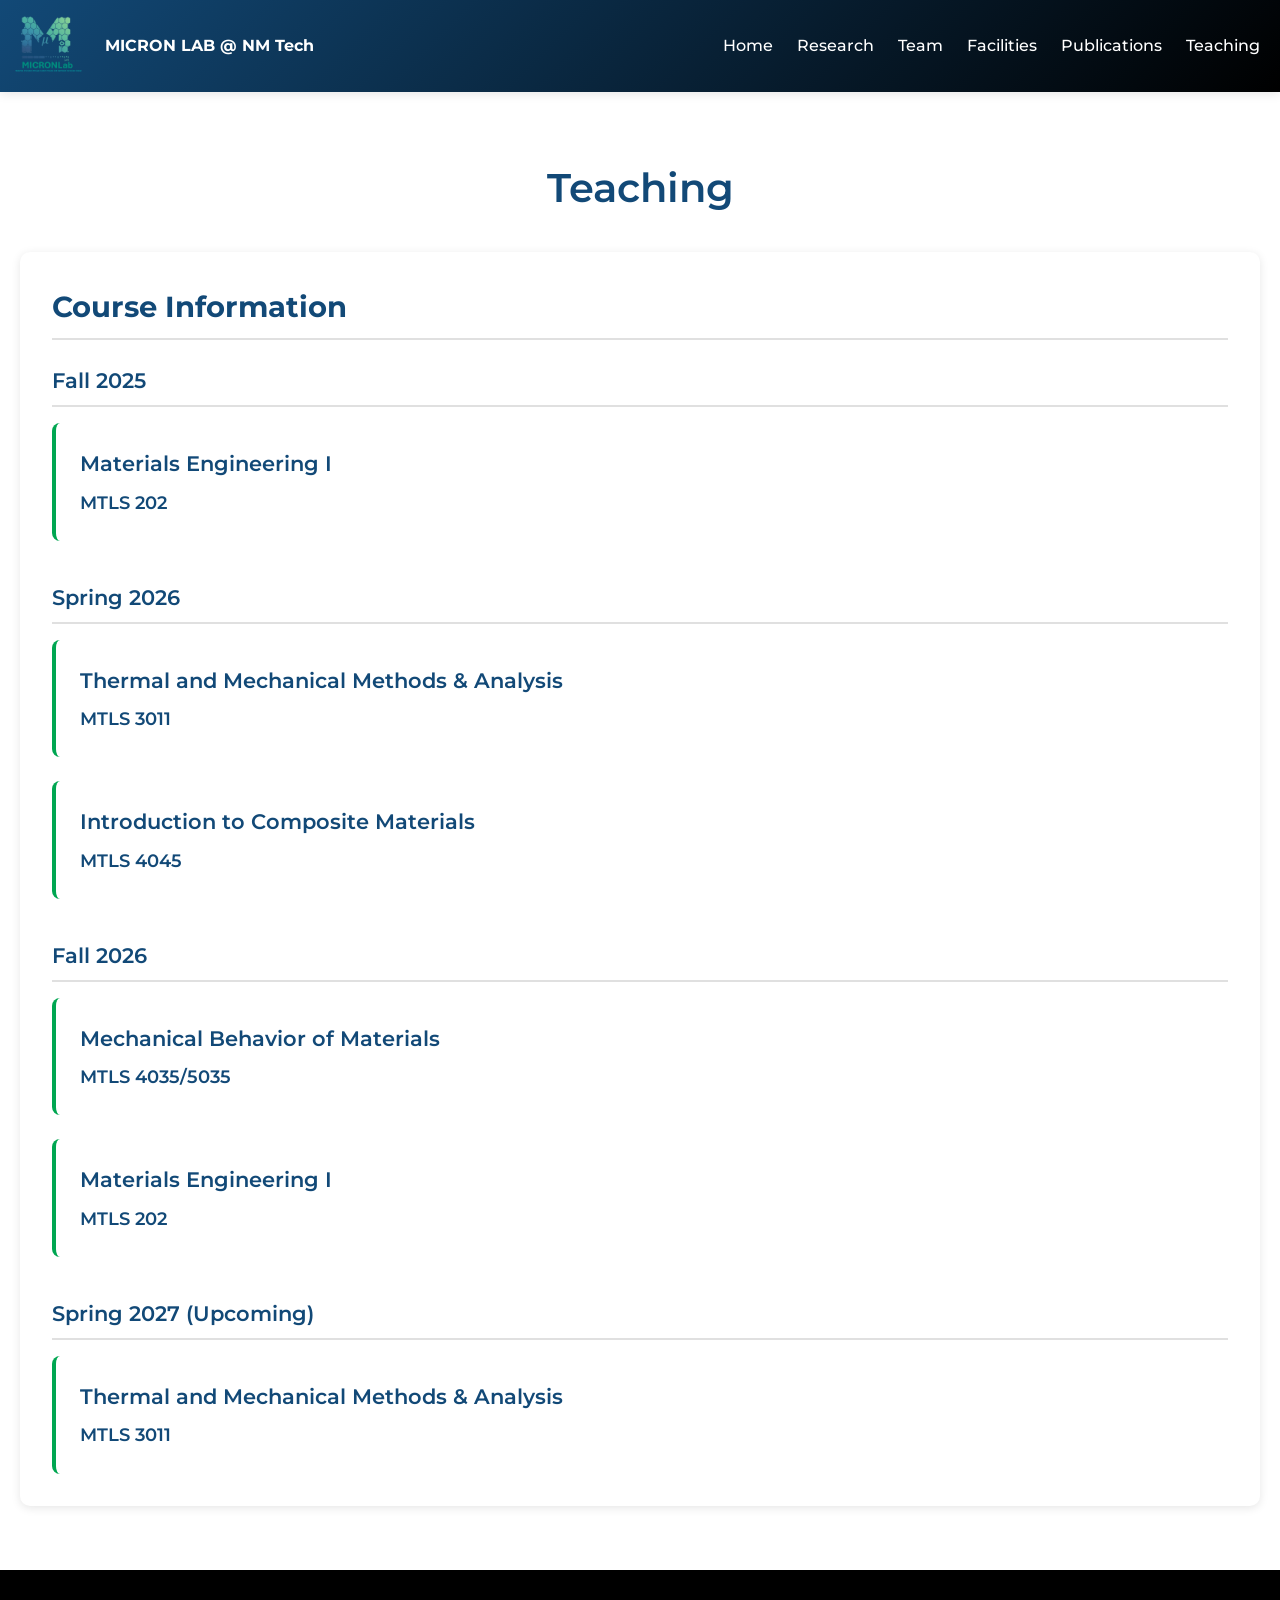
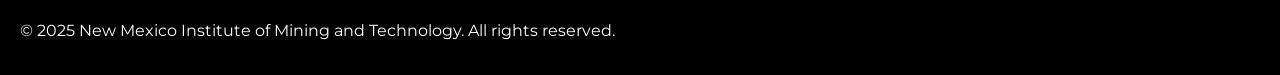
<file: teaching.html>
<!DOCTYPE html>
<html lang="en">
<head>
    <meta charset="UTF-8">
    <meta name="viewport" content="width=device-width, initial-scale=1.0">
    <title>Teaching - Dr. Jain's Laboratory - New Mexico Tech</title>
    <link rel="preconnect" href="https://fonts.googleapis.com">
    <link rel="preconnect" href="https://fonts.gstatic.com" crossorigin>
    <link href="https://fonts.googleapis.com/css2?family=Montserrat:wght@400;500;600;700&family=Roboto:wght@400;500;700&display=swap" rel="stylesheet">
    <link rel="stylesheet" href="styles.css">
</head>
<body>
    <header>
        <nav class="navbar">
            <div class="container">
                <div class="nav-brand">
                    <img src="lab logo 14.png" alt="MICRON Lab" class="nav-logo">
                    <h1>MICRON LAB @ NM Tech</h1>
                </div>
                <ul class="nav-menu">
                    <li><a href="index.html">Home</a></li>
                    <li><a href="research.html">Research</a></li>
                    <li><a href="team.html">Team</a></li>
                    <li><a href="facilities.html">Facilities</a></li>
                    <li><a href="publications.html">Publications</a></li>
                    <li><a href="teaching.html">Teaching</a></li>
                </ul>
            </div>
        </nav>
    </header>

    <main>
        <section id="teaching" class="teaching-section">
            <div class="container">
                <h2>Teaching</h2>
                <div class="teaching-content">
                    <h3>Course Information</h3>
                    
                    <div class="semester-section">
                        <h4 class="semester-title">Fall 2025</h4>
                        <div class="courses-list">
                            <div class="course-item">
                                <h4>Materials Engineering I</h4>
                                <p class="course-code">MTLS 202</p>
                            </div>
                        </div>
                    </div>
                    
                    <div class="semester-section">
                        <h4 class="semester-title">Spring 2026</h4>
                        <div class="courses-list">
                            <div class="course-item">
                                <h4>Thermal and Mechanical Methods &amp; Analysis</h4>
                                <p class="course-code">MTLS 3011</p>
                            </div>
                            <div class="course-item">
                                <h4>Introduction to Composite Materials</h4>
                                <p class="course-code">MTLS 4045</p>
                            </div>
                        </div>
                    </div>

                    <div class="semester-section">
                        <h4 class="semester-title">Fall 2026</h4>
                        <div class="courses-list">
                            <div class="course-item">
                                <h4>Mechanical Behavior of Materials</h4>
                                <p class="course-code">MTLS 4035/5035</p>
                            </div>
                            <div class="course-item">
                                <h4>Materials Engineering I</h4>
                                <p class="course-code">MTLS 202</p>
                            </div>
                        </div>
                    </div>

                    <div class="semester-section">
                        <h4 class="semester-title">Spring 2027 (Upcoming)</h4>
                        <div class="courses-list">
                            <div class="course-item">
                                <h4>Thermal and Mechanical Methods &amp; Analysis</h4>
                                <p class="course-code">MTLS 3011</p>
                            </div>
                        </div>
                    </div>
                </div>
            </div>
        </section>
    </main>

    <footer>
        <div class="container">
            <p>&copy; 2025 New Mexico Institute of Mining and Technology. All rights reserved.</p>
        </div>
    </footer>

    <script src="script.js"></script>
</body>
</html>
</file>
<file: styles.css>
* {
    margin: 0;
    padding: 0;
    box-sizing: border-box;
}

:root {
    --primary-color: #000000;
    --secondary-color: #124977;
    --accent-color: #00A651;
    --text-color: #222222;
    --bg-color: #ffffff;
    --card-bg: #ffffff;
    --border-color: #e0e0e0;
    --link-color: #124977;
}

html, body {
    height: 100%;
    margin: 0;
    padding: 0;
}

body {
    font-family: 'Montserrat', 'Roboto', Arial, sans-serif;
    line-height: 1.6;
    color: var(--text-color);
    background-color: var(--bg-color);
    display: flex;
    flex-direction: column;
}

.container {
    max-width: 100%;
    width: 100%;
    margin: 0;
    padding: 0 20px;
}

/* Navigation */
.navbar {
    background: linear-gradient(135deg, var(--secondary-color) 0%, #000000 100%);
    color: white;
    padding: 1rem 0;
    box-shadow: 0 2px 10px rgba(0,0,0,0.1);
    position: sticky;
    top: 0;
    z-index: 1000;
}

.navbar .container {
    display: flex;
    justify-content: space-between;
    align-items: center;
    flex-wrap: nowrap;
}

.nav-brand {
    display: flex;
    align-items: center;
    gap: 1rem;
    margin-left: -1rem;
}

.nav-logo {
    height: 60px;
    width: auto;
    max-width: 240px;
    background: transparent !important;
    background-color: transparent !important;
}

.nav-brand h1 {
    font-size: 1rem;
    margin: 0;
    color: white;
}

.institute-name {
    font-size: 0.9rem;
    color: rgba(255, 255, 255, 0.9);
}

.nav-menu {
    display: flex;
    list-style: none;
    gap: 1.5rem;
    flex-wrap: nowrap;
    margin-left: auto;
}

.nav-menu a {
    color: white;
    text-decoration: none;
    transition: color 0.3s;
    font-weight: 500;
}

.nav-menu a:hover {
    color: var(--accent-color);
}

/* Hero Section */
.hero {
    background: linear-gradient(135deg, var(--secondary-color) 0%, #000000 100%);
    color: white;
    padding: 2rem 0;
    min-height: calc(100vh - 80px);
    position: relative;
    display: flex;
    align-items: flex-start;
}

.hero-content {
    display: flex;
    flex-direction: column;
    gap: 2rem;
    align-items: stretch;
    text-align: center;
    width: 100%;
    min-height: calc(100vh - 80px);
}

.lab-intro {
    width: 100%;
    background: linear-gradient(135deg, var(--secondary-color) 0%, #000000 100%);
    padding: 2rem;
    border-radius: 10px;
    box-shadow: 0 2px 10px rgba(0,0,0,0.1);
}

.logo-title-container {
    display: flex;
    flex-direction: column;
    align-items: center;
    gap: 1.5rem;
    margin-bottom: 1rem;
}

.lab-intro h2 {
    font-size: 3rem;
    margin: 0;
    color: white;
    text-align: left;
}

.matrix-logo {
    max-width: 100%;
    width: auto;
    height: auto;
    max-height: 90px;
    display: block;
    margin: 0;
    background: transparent !important;
    background-color: transparent !important;
}

.lab-subtitle {
    font-size: 1.5rem;
    font-weight: 600;
    color: rgba(255, 255, 255, 0.9);
    margin-bottom: 1rem;
}

.lab-tagline {
    font-size: 1.3rem;
    color: var(--accent-color);
    font-weight: 700;
    margin: 1.5rem 0;
    font-style: italic;
    text-shadow: 0 2px 4px rgba(0, 0, 0, 0.3);
    letter-spacing: 0.5px;
}

.lab-location {
    font-size: 1.1rem;
    color: rgba(255, 255, 255, 0.9);
    line-height: 1.6;
}

.homepage-image {
    width: 100%;
    text-align: center;
    display: flex;
    justify-content: center;
    align-items: center;
    background: white;
    padding: 2rem;
    border-radius: 10px;
    box-shadow: 0 2px 10px rgba(0,0,0,0.1);
}

.homepage-img {
    max-width: 60%;
    width: auto;
    height: auto;
    border-radius: 10px;
    box-shadow: 0 2px 10px rgba(0,0,0,0.1);
    display: block;
    margin: 0 auto;
}

.profile-section {
    display: flex;
    flex-direction: column;
    align-items: center;
    text-align: center;
}

.profile-image {
    width: 200px;
    height: 200px;
    border-radius: 50%;
    overflow: hidden;
    border: 5px solid white;
    box-shadow: 0 4px 10px rgba(0,0,0,0.2);
    margin-bottom: 1rem;
    background-color: white;
}

.profile-image img {
    width: 100%;
    height: 100%;
    object-fit: cover;
}

.profile-info h2 {
    font-size: 2rem;
    margin-bottom: 0.5rem;
    color: white;
}

.profile-info .title {
    font-size: 1.2rem;
    font-weight: 600;
    margin-bottom: 0.5rem;
    color: var(--secondary-color);
}

.profile-info .department,
.profile-info .institution {
    font-size: 1rem;
    opacity: 0.9;
}

.profile-info .research-group {
    font-size: 1.1rem;
    font-weight: 600;
    margin-top: 1rem;
    padding-top: 1rem;
    border-top: 2px solid rgba(255, 255, 255, 0.3);
    color: var(--secondary-color);
}

.profile-info .research-group-subtitle {
    display: block;
    font-size: 0.85rem;
    font-weight: 400;
    color: rgba(255, 255, 255, 0.9);
    margin-top: 0.25rem;
    line-height: 1.4;
}

.featured-news-section {
    background: var(--card-bg);
    padding: 2rem;
    border-radius: 10px;
    box-shadow: 0 2px 10px rgba(0,0,0,0.1);
    margin-top: 2rem;
    border-left: 4px solid var(--accent-color);
    text-align: left;
}

.featured-news-section h3 {
    color: var(--secondary-color);
    font-size: 1.8rem;
    margin-bottom: 1rem;
    font-weight: 600;
    text-align: left;
}

.news-subheading {
    color: #000000;
    font-size: 1rem;
    margin-bottom: 0.75rem;
    font-weight: 400;
    text-align: left;
}

.featured-news-section .news-date {
    color: #000000;
    font-weight: 400;
    font-size: 0.9rem;
    margin-bottom: 0.75rem;
    text-transform: uppercase;
    letter-spacing: 0.5px;
    text-align: left;
}

.news-intro {
    color: #000000;
    font-size: 0.95rem;
    margin-bottom: 1rem;
    font-weight: 400;
    text-align: left;
}

.news-heading {
    color: #000000;
    font-size: 0.95rem;
    margin-bottom: 0.5rem;
    font-weight: 400;
    text-align: left;
}

.news-heading strong {
    font-weight: 700;
}

.news-text {
    color: #000000;
    font-size: 0.95rem;
    margin-bottom: 1.5rem;
    font-weight: 400;
    text-align: left;
    line-height: 1.5;
}

.featured-news-section > .news-item {
    margin-bottom: 1.5rem;
}

.featured-news-section > .news-item:last-child {
    margin-bottom: 0;
}

.news-tag {
    display: inline-block;
    background: var(--accent-color);
    color: #ffffff;
    font-size: 0.75rem;
    font-weight: 600;
    text-transform: uppercase;
    letter-spacing: 0.5px;
    padding: 0.2rem 0.6rem;
    border-radius: 4px;
    margin-bottom: 0.5rem;
}

.featured-news-section > .news-item h3 {
    font-size: 1.1rem;
    margin: 0.25rem 0 0.4rem;
}

.featured-news-section > .news-item p {
    color: #000000;
    font-size: 0.95rem;
    line-height: 1.5;
    margin: 0;
}

.news-numbered-list {
    list-style-type: decimal;
    padding-left: 1.5rem;
    margin: 0;
}

.news-numbered-list .news-item {
    padding: 0.75rem 0;
}

.news-list {
    list-style-type: disc;
    padding-left: 1.5rem;
    margin: 0;
    margin-top: 0.5rem;
}

.news-list .news-item {
    padding: 0.75rem 0;
    display: flex;
    flex-direction: column;
    gap: 0.25rem;
}

.news-list .news-item strong {
    color: #000000;
    font-size: 0.95rem;
    font-weight: 400;
    line-height: 1.4;
    display: block;
    margin-bottom: 0.25rem;
}

.news-list .news-item .news-authors {
    color: #000000;
    font-size: 0.9rem;
    font-style: italic;
    font-weight: 400;
    display: block;
}

.news-list .news-item .news-journal {
    color: #000000;
    font-size: 0.9rem;
    font-weight: 400;
    display: block;
}

.bio-section {
    background: linear-gradient(135deg, var(--secondary-color) 0%, #000000 100%);
    padding: 2rem;
    border-radius: 10px;
    box-shadow: 0 2px 10px rgba(0,0,0,0.1);
}

.bio-section h3 {
    margin-bottom: 1rem;
    font-size: 1.5rem;
    color: white;
}

.bio-section p {
    line-height: 1.8;
    font-size: 1.1rem;
    text-align: justify;
    color: white;
}

.bio-section .lab-tagline {
    text-align: center;
    margin: 1rem 0 1.5rem 0;
}

.biography-content-home {
    margin-top: 3rem;
    background: white;
    padding: 2rem;
    border-radius: 10px;
    box-shadow: 0 2px 10px rgba(0,0,0,0.1);
}

.biography-content-home .biography-subsection {
    margin-bottom: 2.5rem;
}

.biography-content-home .biography-subsection:last-child {
    margin-bottom: 0;
}

.biography-content-home .biography-subsection h3 {
    color: var(--secondary-color);
    font-size: 1.5rem;
    margin-bottom: 1.5rem;
    padding-bottom: 0.5rem;
    border-bottom: 2px solid var(--border-color);
}

.biography-content-home .education-item,
.biography-content-home .experience-item,
.biography-content-home .award-item {
    padding: 1.5rem 0;
    border-bottom: 1px solid var(--border-color);
}

.biography-content-home .education-item:last-child,
.biography-content-home .experience-item:last-child,
.biography-content-home .award-item:last-child {
    border-bottom: none;
}

.biography-content-home .education-item h4,
.biography-content-home .experience-item h4,
.biography-content-home .award-item h4 {
    color: var(--secondary-color);
    margin-bottom: 0.5rem;
    font-size: 1.2rem;
}

.biography-content-home .degree,
.biography-content-home .position {
    color: var(--link-color);
    font-weight: 600;
    margin-bottom: 0.25rem;
}

.biography-content-home .institution,
.biography-content-home .organization {
    color: #666;
    margin-bottom: 0.25rem;
}

.biography-content-home .year,
.biography-content-home .period {
    color: #999;
    font-size: 0.9rem;
}

.biography-content-home .award-item p {
    color: #666;
    margin-bottom: 0.5rem;
}

.biography-content-home .award-item .year {
    color: #999;
    font-size: 0.9rem;
}

/* Section Styles */
section {
    padding: 4rem 0;
}

section h2 {
    font-size: 2.5rem;
    margin-bottom: 2rem;
    color: var(--secondary-color);
    text-align: center;
    font-weight: 600;
}

/* Research Section */
.research-section {
    background-color: var(--card-bg);
}

.research-framework-image {
    margin: 2rem 0 3rem;
    text-align: center;
    background: white;
    padding: 2rem;
    border-radius: 10px;
    box-shadow: 0 2px 10px rgba(0,0,0,0.1);
}

.framework-img {
    max-width: 80%;
    width: auto;
    height: auto;
    border-radius: 8px;
    display: block;
    margin: 0 auto;
}

.research-grid {
    display: grid;
    grid-template-columns: repeat(auto-fit, minmax(250px, 1fr));
    gap: 2rem;
}

.research-card {
    background: white;
    padding: 2rem;
    border-radius: 10px;
    box-shadow: 0 2px 10px rgba(0,0,0,0.1);
    transition: transform 0.3s, box-shadow 0.3s;
}

.research-card:hover {
    transform: translateY(-5px);
    box-shadow: 0 5px 20px rgba(0,0,0,0.15);
}

.research-card h3 {
    color: var(--secondary-color);
    margin-bottom: 1rem;
    font-size: 1.3rem;
}

.research-card p {
    color: #666;
    line-height: 1.6;
}

/* Facilities Section */
.facilities-section {
    padding: 4rem 0;
    background-color: var(--bg-color);
}

.equipment-group {
    max-width: 56rem;
    margin: 2rem auto 0;
    padding: 0;
}
.equipment-group > h3 { margin-bottom: .5rem; color: var(--secondary-color); }
.facility-card {
    display: grid;
    grid-template-columns: minmax(8rem, 10rem) 1fr;
    gap: 1.25rem;
    padding: 1rem 0;
    border-top: 1px solid #c9d6d8;
    align-items: start;
}
.facility-card h4 { margin: 0 0 .4rem; color: var(--secondary-color); font-size: 1.15rem; }
.facility-card p { line-height: 1.55; }
@media (max-width: 550px) {
    .facility-card { grid-template-columns: 1fr; gap: .65rem; }
}
/* Publications Section */
.publications-section {
    background-color: var(--bg-color);
}

.publications-header {
    text-align: center;
    margin-bottom: 2rem;
    padding: 1.5rem;
    background: white;
    border-radius: 10px;
    box-shadow: 0 2px 10px rgba(0,0,0,0.1);
}

.profile-links {
    display: flex;
    gap: 1rem;
    justify-content: center;
    flex-wrap: wrap;
}

.scholar-link,
.linkedin-link {
    display: inline-flex;
    align-items: center;
    justify-content: center;
    text-decoration: none;
    transition: all 0.3s;
    padding: 0.75rem;
    border-radius: 50%;
    background-color: white;
    box-shadow: 0 2px 8px rgba(0,0,0,0.15);
    width: 50px;
    height: 50px;
}

.scholar-link:hover,
.linkedin-link:hover {
    transform: translateY(-3px);
    box-shadow: 0 4px 12px rgba(0,0,0,0.2);
}

.logo-icon {
    width: 28px;
    height: 28px;
    display: block;
}

.linkedin-link {
    background-color: #0077b5;
}

.linkedin-link:hover {
    background-color: #005885;
}

.scholar-link {
    background-color: #4285f4;
}

.publications-list {
    background: white;
    padding: 2rem;
    border-radius: 10px;
    box-shadow: 0 2px 10px rgba(0,0,0,0.1);
}

.publication-year-section {
    margin-bottom: 2rem;
}

.publication-year-section:last-child {
    margin-bottom: 0;
}

.year-header {
    font-size: 1.5rem;
    color: var(--secondary-color);
    margin-bottom: 0.75rem;
    padding-bottom: 0.25rem;
    border-bottom: 2px solid var(--border-color);
    font-weight: 600;
}

.publication-item {
    padding: 0.5rem 0;
    border-bottom: 1px solid var(--border-color);
    line-height: 1.4;
}

.publication-year-section .publication-item:last-child {
    border-bottom: none;
}

.publication-item h4 {
    color: var(--secondary-color);
    margin-bottom: 0.25rem;
    font-size: 1rem;
    line-height: 1.3;
}

.publication-item .authors {
    color: #666;
    font-style: italic;
    margin-bottom: 0.15rem;
    font-size: 0.9rem;
    line-height: 1.3;
}

.publication-item .journal {
    color: var(--accent-color);
    font-weight: 500;
    margin-bottom: 0;
    font-size: 0.9rem;
    line-height: 1.3;
}

.publication-item .citation-info {
    color: #999;
    font-size: 0.85rem;
    font-style: italic;
}

/* Biography Section */
.biography-section {
    background-color: var(--card-bg);
}

.biography-content {
    background: white;
    padding: 2rem;
    border-radius: 10px;
    box-shadow: 0 2px 10px rgba(0,0,0,0.1);
}

.biography-subsection {
    margin-bottom: 3rem;
}

.biography-subsection:last-child {
    margin-bottom: 0;
}

.biography-subsection h3 {
    color: var(--primary-color);
    font-size: 1.8rem;
    margin-bottom: 1.5rem;
    padding-bottom: 0.5rem;
    border-bottom: 2px solid var(--border-color);
}

.education-list,
.experience-list {
    padding: 0;
}

.education-item,
.experience-item {
    padding: 1.5rem 0;
    border-bottom: 1px solid var(--border-color);
}

.education-item:last-child,
.experience-item:last-child {
    border-bottom: none;
}

.education-item h4,
.experience-item h4 {
    color: var(--primary-color);
    margin-bottom: 0.5rem;
    font-size: 1.2rem;
}

.education-item .degree,
.experience-item .position {
    font-weight: 600;
    color: var(--accent-color);
    margin-bottom: 0.25rem;
}

.education-item .institution,
.experience-item .organization {
    color: #666;
    margin-bottom: 0.25rem;
}

.education-item .year,
.experience-item .period {
    color: #999;
    font-size: 0.9rem;
}

/* Awards Section */
.awards-list {
    padding: 0;
}

.award-item {
    padding: 1rem 0;
    border-bottom: 1px solid var(--border-color);
}

.award-item:last-child {
    border-bottom: none;
}

.award-item h4 {
    color: var(--secondary-color);
    margin-bottom: 0.5rem;
}

.award-item .year {
    color: #999;
    font-size: 0.9rem;
}

/* Lab PI Section */
/* Team Section */
.team-section {
    background-color: var(--card-bg);
}

.team-subsection {
    margin-bottom: 3rem;
}

.team-subsection:last-of-type {
    margin-bottom: 2rem;
}

.team-subsection h3 {
    font-size: 1.8rem;
    color: var(--secondary-color);
    margin-bottom: 1.5rem;
    padding-bottom: 0.5rem;
    border-bottom: 2px solid var(--border-color);
    font-weight: 600;
}

.pi-layout {
    display: flex;
    gap: 2rem;
    align-items: flex-start;
    background: white;
    padding: 2rem;
    border-radius: 10px;
    box-shadow: 0 2px 10px rgba(0,0,0,0.1);
}

.pi-image-container {
    flex-shrink: 0;
}

.pi-image {
    width: 200px;
    height: 200px;
    border-radius: 50%;
    object-fit: cover;
    border: 4px solid var(--secondary-color);
    box-shadow: 0 4px 10px rgba(0,0,0,0.15);
}

.pi-details {
    flex: 1;
}

.pi-details .pi-name {
    color: var(--secondary-color);
    font-size: 1.8rem;
    margin-bottom: 0.75rem;
    font-weight: 600;
}

.pi-details .team-role {
    color: var(--accent-color);
    font-weight: 600;
    margin-bottom: 0.5rem;
    font-size: 1.1rem;
}

.pi-details .team-email {
    color: #666;
    font-size: 1rem;
    margin-bottom: 0.5rem;
}

.pi-details .team-title {
    color: #666;
    font-size: 1rem;
    margin-bottom: 0.5rem;
}

.pi-details .team-dept {
    color: #666;
    font-size: 1rem;
    margin-bottom: 0.5rem;
}

.pi-details p {
    color: #666;
    font-size: 0.95rem;
    margin-bottom: 0.5rem;
    line-height: 1.6;
}

.pi-details p strong {
    color: var(--secondary-color);
    font-weight: 600;
}

.pi-details a {
    color: var(--link-color);
    text-decoration: none;
    transition: color 0.3s;
}

.pi-details a:hover {
    color: var(--accent-color);
    text-decoration: underline;
}

.pi-details address {
    color: #666;
    font-style: normal;
    font-size: 0.95rem;
    line-height: 1.6;
    margin-top: 0.5rem;
    margin-bottom: 0;
}

@media (max-width: 768px) {
    .pi-layout {
        flex-direction: column;
        align-items: center;
        text-align: center;
    }
    
    .pi-image {
        width: 150px;
        height: 150px;
    }
}

.team-grid {
    display: grid;
    grid-template-columns: repeat(auto-fit, minmax(min(100%, 18rem), 1fr));
    gap: 2rem;
    margin-bottom: 2rem;
}

.team-member {
    background: white;
    padding: 1.5rem;
    border-radius: 10px;
    box-shadow: 0 2px 10px rgba(0,0,0,0.1);
    text-align: center;
    transition: transform 0.3s, box-shadow 0.3s;
}

.team-member:hover {
    transform: translateY(-5px);
    box-shadow: 0 5px 20px rgba(0,0,0,0.15);
}

.team-member-image {
    width: 150px;
    height: 150px;
    border-radius: 50%;
    margin: 0 auto 1rem;
    overflow: hidden;
    background: linear-gradient(135deg, var(--primary-color) 0%, var(--accent-color) 100%);
    display: flex;
    align-items: center;
    justify-content: center;
}

.team-member img[src$="sydur-rahman.webp"] {
    transform: scale(2.6);
    transform-origin: 49% 43%;
}

.member-bio { text-align: left; }
.member-bio p { margin: .85rem 0; line-height: 1.6; }
.member-email { overflow-wrap: anywhere; }

.team-placeholder {
    color: white;
    font-weight: 600;
    font-size: 1.2rem;
}

.team-member img {
    width: 100%;
    height: 100%;
    object-fit: cover;
}

.team-member h4 {
    color: var(--secondary-color);
    margin-bottom: 0.5rem;
    font-size: 1.2rem;
}

.team-member .pi-name {
    color: white;
}

.team-member:has(.pi-name) {
    background: linear-gradient(135deg, var(--secondary-color) 0%, #000000 100%);
}

.team-member:has(.pi-name) .team-role,
.team-member:has(.pi-name) .team-email,
.team-member:has(.pi-name) .team-title,
.team-member:has(.pi-name) .team-dept {
    color: rgba(255, 255, 255, 0.9);
}

.pi-social-links {
    display: flex;
    gap: 1rem;
    justify-content: center;
    margin-top: 1rem;
    padding-top: 1rem;
    border-top: 1px solid rgba(255, 255, 255, 0.2);
}

.pi-details .pi-social-links {
    justify-content: flex-start;
    border-top-color: #e0e0e0;
}

.pi-social-links .scholar-link {
    background-color: #4285f4;
}

.pi-social-links .scholar-icon {
    width: 20px;
    height: 20px;
}

.pi-social-links .orcid-link {
    background-color: #A6CE39;
    display: inline-flex;
    align-items: center;
    justify-content: center;
    text-decoration: none;
    transition: all 0.3s;
    padding: 0.75rem;
    border-radius: 50%;
    box-shadow: 0 2px 8px rgba(0,0,0,0.15);
    width: 50px;
    height: 50px;
}

.pi-social-links .orcid-link:hover {
    transform: translateY(-3px);
    box-shadow: 0 4px 12px rgba(0,0,0,0.2);
    background-color: #8FB82E;
}

.pi-social-links .orcid-icon {
    width: 28px;
    height: 28px;
}

.pi-social-links .contact-logo-link {
    background-color: #0077b5;
    display: inline-flex;
    align-items: center;
    justify-content: center;
    text-decoration: none;
    transition: all 0.3s;
    padding: 0.75rem;
    border-radius: 50%;
    box-shadow: 0 2px 8px rgba(0,0,0,0.15);
    width: 50px;
    height: 50px;
}

.pi-social-links .contact-logo-link:hover {
    transform: translateY(-3px);
    box-shadow: 0 4px 12px rgba(0,0,0,0.2);
    background-color: #005885;
}

.pi-social-links .contact-logo-icon {
    width: 28px;
    height: 28px;
    fill: white;
}

.team-role {
    color: var(--accent-color);
    font-weight: 600;
    margin-bottom: 0.5rem;
    font-size: 1rem;
}

.team-email {
    color: #666;
    font-size: 0.9rem;
    margin-bottom: 0;
}

.pi-biography {
    background: white;
    padding: 1.5rem;
    border-radius: 10px;
    box-shadow: 0 2px 10px rgba(0,0,0,0.1);
    margin: 2rem 0;
}

.pi-biography .biography-subsection {
    margin-bottom: 1.5rem;
}

.pi-biography .biography-subsection:last-child {
    margin-bottom: 0;
}

.pi-biography .biography-subsection h3 {
    color: var(--secondary-color);
    font-size: 1.5rem;
    margin-bottom: 1rem;
    padding-bottom: 0.5rem;
    border-bottom: 2px solid var(--border-color);
}

.about-me-content {
    line-height: 1.8;
}

.about-me-content p {
    color: #666;
    font-size: 1.1rem;
    text-align: justify;
    margin: 0;
}

.bullet-list {
    list-style-type: disc;
    padding-left: 1.5rem;
    margin: 0;
}

.bullet-list li {
    color: #666;
    font-size: 1rem;
    line-height: 1.6;
    margin-bottom: 0.5rem;
    padding-left: 0.5rem;
}

.bullet-list li:last-child {
    margin-bottom: 0;
}

.bullet-list li strong {
    color: var(--accent-color);
    font-weight: 600;
}

.joint-appointment-highlight {
    background-color: rgba(18, 73, 119, 0.15);
    color: var(--secondary-color);
    font-weight: 600;
    padding: 0.15rem 0.4rem;
    border-radius: 3px;
}


.team-title,
.team-dept {
    color: #666;
    font-size: 0.9rem;
    margin: 0.25rem 0;
}

.team-note {
    background: white;
    padding: 1.5rem;
    border-radius: 10px;
    box-shadow: 0 2px 10px rgba(0,0,0,0.1);
    text-align: center;
    max-width: 800px;
    margin: 0 auto;
}

.team-note p {
    color: #666;
    font-style: italic;
    margin: 0;
    line-height: 1.6;
}

/* Teaching Section */
.teaching-section {
    background-color: var(--bg-color);
}

.teaching-content {
    background: white;
    padding: 2rem;
    border-radius: 10px;
    box-shadow: 0 2px 10px rgba(0,0,0,0.1);
}

.teaching-content h3 {
    color: var(--secondary-color);
    font-size: 1.8rem;
    margin-bottom: 1.5rem;
    padding-bottom: 0.5rem;
    border-bottom: 2px solid var(--border-color);
}

.courses-list {
    display: flex;
    flex-direction: column;
    gap: 1.5rem;
}

.course-item {
    padding: 1.5rem;
    background: var(--bg-color);
    border-radius: 8px;
    border-left: 4px solid var(--accent-color);
    transition: transform 0.3s, box-shadow 0.3s;
}

.course-item:hover {
    transform: translateX(5px);
    box-shadow: 0 2px 8px rgba(0,0,0,0.1);
}

.course-item h4 {
    color: var(--secondary-color);
    font-size: 1.3rem;
    margin-bottom: 0.5rem;
    font-weight: 600;
}

.course-code {
    color: var(--link-color);
    font-weight: 600;
    font-size: 1.1rem;
    margin: 0;
}

.semester-section {
    margin-bottom: 2.5rem;
}

.semester-section:last-child {
    margin-bottom: 0;
}

.semester-title {
    color: var(--secondary-color);
    font-size: 1.3rem;
    font-weight: 600;
    margin-bottom: 1rem;
    padding-bottom: 0.5rem;
    border-bottom: 2px solid var(--border-color);
}

/* Contact Section */
.contact-section {
    background-color: var(--bg-color);
}

.contact-info {
    background: white;
    padding: 2rem;
    border-radius: 10px;
    box-shadow: 0 2px 10px rgba(0,0,0,0.1);
    max-width: 600px;
    margin: 0 auto;
}

.contact-info p {
    margin-bottom: 1rem;
    font-size: 1.1rem;
}

.contact-info address {
    font-style: normal;
    line-height: 1.8;
    color: #666;
}

.contact-info strong {
    color: var(--secondary-color);
}

.contact-info a {
    color: var(--link-color);
    text-decoration: none;
    transition: color 0.3s;
}

.contact-info a:hover {
    color: var(--accent-color);
    text-decoration: underline;
}

.contact-logo-link {
    display: inline-flex;
    align-items: center;
    vertical-align: middle;
    margin-left: 0.5rem;
}

.contact-logo-icon {
    width: 24px;
    height: 24px;
    transition: transform 0.3s;
}

.contact-logo-link:hover .contact-logo-icon {
    transform: scale(1.1);
}

/* Placeholder */
.placeholder {
    color: #999;
    font-style: italic;
    text-align: center;
    padding: 2rem;
}

/* Footer */
footer {
    background-color: var(--primary-color);
    color: white;
    padding: 3rem 0 2rem;
    margin-top: auto;
}

.footer-content {
    display: flex;
    align-items: center;
    gap: 2rem;
    margin-bottom: 2rem;
    flex-wrap: wrap;
}

.footer-logo {
    height: 120px;
    width: auto;
    max-width: 450px;
    background: transparent !important;
    background-color: transparent !important;
}

.footer-address {
    flex: 1;
    min-width: 300px;
}

.footer-address p {
    margin: 0.5rem 0;
    font-size: 0.95rem;
    line-height: 1.6;
}

.footer-copyright {
    text-align: center;
    margin-top: 2rem;
    padding-top: 2rem;
    border-top: 1px solid rgba(255, 255, 255, 0.2);
    font-size: 0.9rem;
    opacity: 0.8;
}

/* Responsive Design */
@media (max-width: 768px) {
    .hero-content {
        text-align: center;
    }

    .lab-intro h2 {
        font-size: 2rem;
    }

    .lab-subtitle {
        font-size: 1.2rem;
    }

    .nav-menu {
        margin-top: 1rem;
        gap: 1rem;
    }

    section h2 {
        font-size: 2rem;
    }
}

/* Smooth Scrolling */
html {
    scroll-behavior: smooth;
}

.project-grid {
    display: grid;
    grid-template-columns: repeat(auto-fit, minmax(min(100%, 26rem), 1fr));
    gap: 2rem;
}
.project-card figure { margin: 0 0 1rem; }
.paper-figure img { display: block; width: 100%; height: 12rem; object-fit: contain; background: #f4f6f6; }
.project-card figcaption { color: #43545a; margin-top: .5rem; font-size: .9rem; }
.project-card p + p { margin-top: .75rem; }
.publication-item h4 a, .news-list strong a { color: inherit; text-underline-offset: .18em; }

@media (max-width: 480px) {
    .project-card { padding: 1rem; }
}

.equipment-image { margin: 0; max-width: 10rem; }
.equipment-image img {
    display: block;
    width: 100%;
    height: 6rem;
    object-fit: contain;
    background: #f4f6f6;
}
.equipment-image figcaption {
    margin-top: .5rem;
    font-size: .875rem;
    line-height: 1.4;
    color: #43545a;
}
</file>
